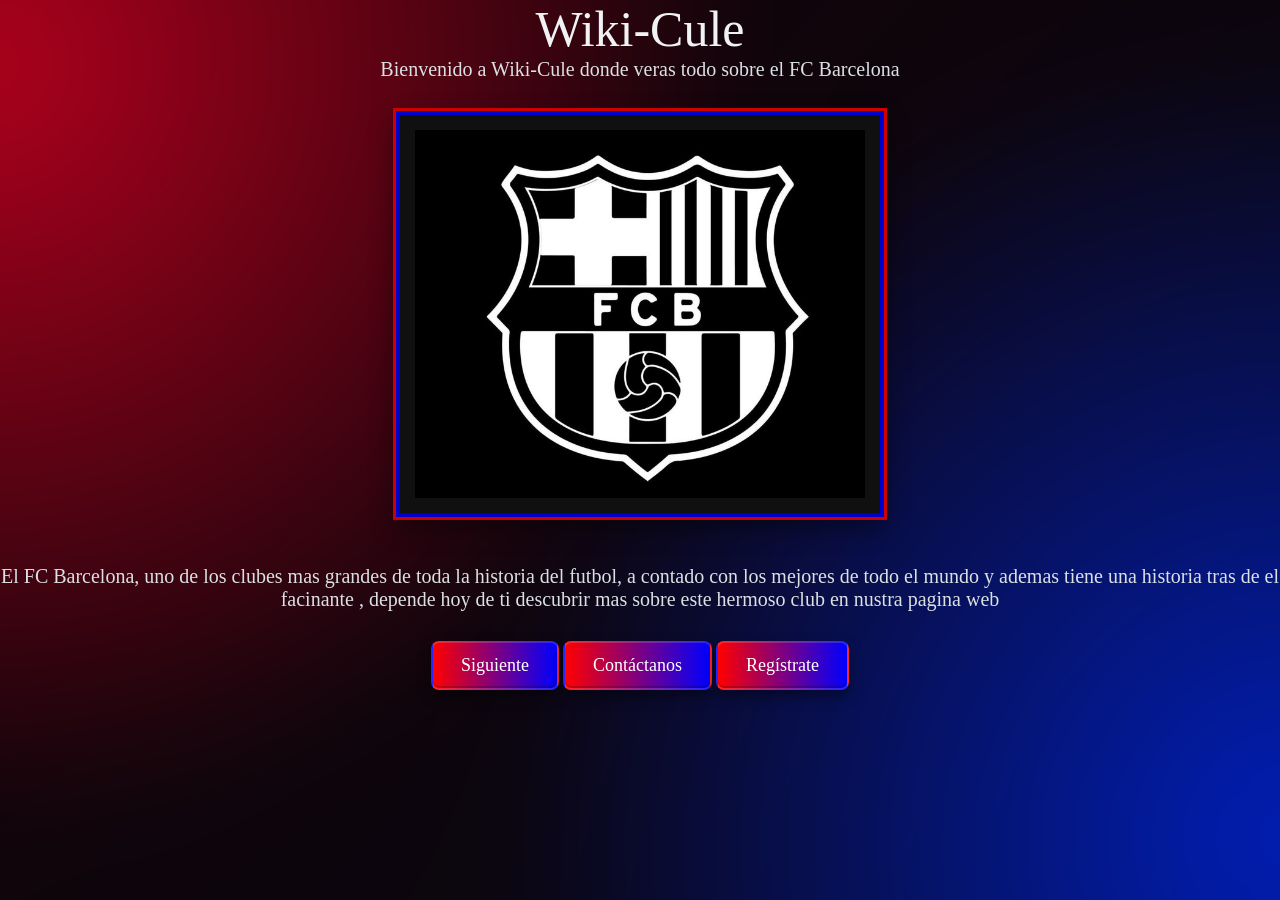
<file: DIM/index.html>
<!DOCTYPE html> 
<html lang="en">
<head> 
<meta charset="UTF-8"> 
<meta name="viewport" content="width=initial-scale=1.0">
<title>Document</title>
<link rel="stylesheet" href="style.css?v=1.0"> 
</head> 
<body class="inicio-page">
<center> 
<div class="textoa">Wiki-Cule</div> 
<p class="inicio-bienvenida" id="inicio-bienvenida" hidden></p>
</center>
<center> 
<div class="textob">Bienvenido a Wiki-Cule donde veras todo sobre el FC Barcelona</div>
</center> 
<div class="contenedor-imagen posicion-centro"> 
<img src="./imagenes/barca2.jpg" alt="imagen escudo del FC barcelona" class="imagen-decorada" > </div>
<br> 
<center> 
<div class="textoc"> El FC Barcelona, uno de los clubes mas grandes de toda la historia del futbol, a contado con los mejores de todo el mundo y ademas tiene una historia tras de el facinante , depende hoy de ti descubrir mas sobre este hermoso club en nustra pagina web</div> 
</center> 
<div class="boton-centro">
	<a class="btn btn-siguiente" href="pagina2.html">Siguiente</a>
  <a class="btn btn-siguiente" href="contactanos.html">Contáctanos</a>
  <a class="btn btn-siguiente" href="registrate.html">Regístrate</a>
</div>
<script>
  document.addEventListener('DOMContentLoaded', function () {
    const nombre = localStorage.getItem('wikiCuleNombre');
    const bienvenida = document.getElementById('inicio-bienvenida');
    if (nombre && bienvenida) {
      bienvenida.textContent = 'Bienvenido, ' + nombre;
      bienvenida.hidden = false;
    }

    function goTo(url) {
      window.location.href = url;
    }

    document.querySelectorAll('a[href]').forEach(function (link) {
      link.addEventListener('click', function (event) {
        const href = this.getAttribute('href');
        if (!href || href.startsWith('#') || this.target === '_blank') return;
        event.preventDefault();
        goTo(href);
      });
    });

  });
</script>
<script src="lightbox.js"></script>
</body>
</html>
</file>
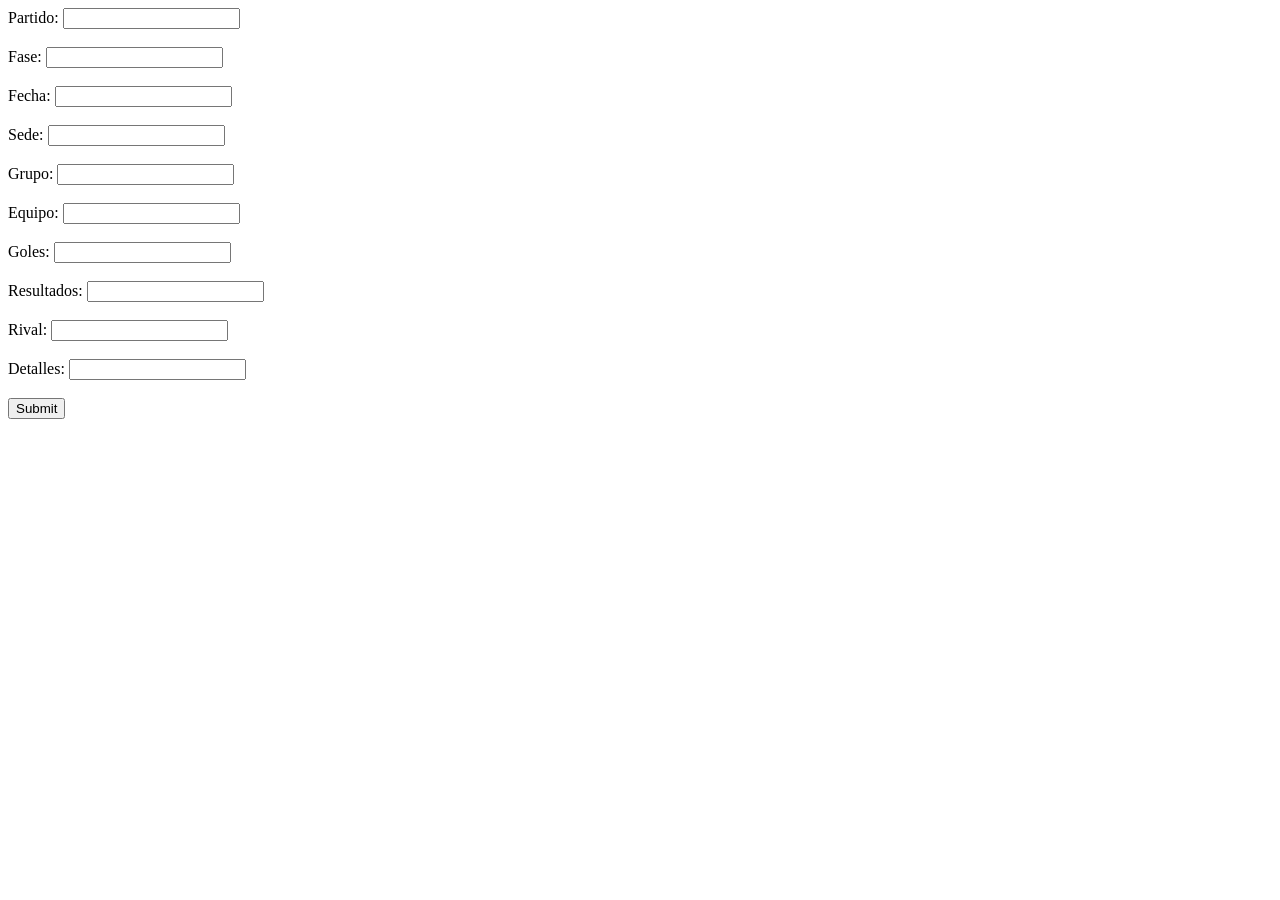
<file: conexion_10/formulario.html>
<!DOCTYPE html>
<html lang="en">
<head>
    <meta charset="UTF-8">
    <meta name="viewport" content="width=device-width, initial-scale=1.0">
    <title>Document</title>
</head>
<body>
      <form method="post" action="for.php">


<label for="partido">

<span>Partido:</span>

<input type="text"id="partido" name="partido">

</label>
<br>
<br>

<label for="fase">

<span>Fase:</span>

<input type="text"id="fase"name="fase">

</label>

<br>
<br>

<label for="fecha">

<span>Fecha:</span>

<input type="text" id="fecha" name="fecha">

</label>

<br>
<br>

<label for="sede">

<span>Sede:</span>

<input type="text" id="sede" name="sede">

</label>

</label>

<br>
<br>

<label for="grupo">

<span>Grupo:</span>

<input type="text" id="grupo" name="grupo">

</label>

<br>
<br>

<label for="equipo">

<span>Equipo:</span>

<input type="text" id="equipo" name="equipo">

</label>

<br>
<br>

<label for="goles">

<span>Goles:</span>

<input type="number" id="goles" name="goles">

</label>

<br>
<br>

<label for="resultados">

<span>Resultados:</span>

<input type="text" id="resultados" name="resultados">

</label>

<br>
<br>

<label for="rival">

<span>Rival:</span>

<input type="text" id="rival" name="rival">

</label>

<br>
<br>

<label for="detalles">

<span>Detalles:</span>

<input type="text" id="detalles" name="detalles">

</label>

<br>
<br>

<input type="submit">

    </form>
</body>
</html>
</file>
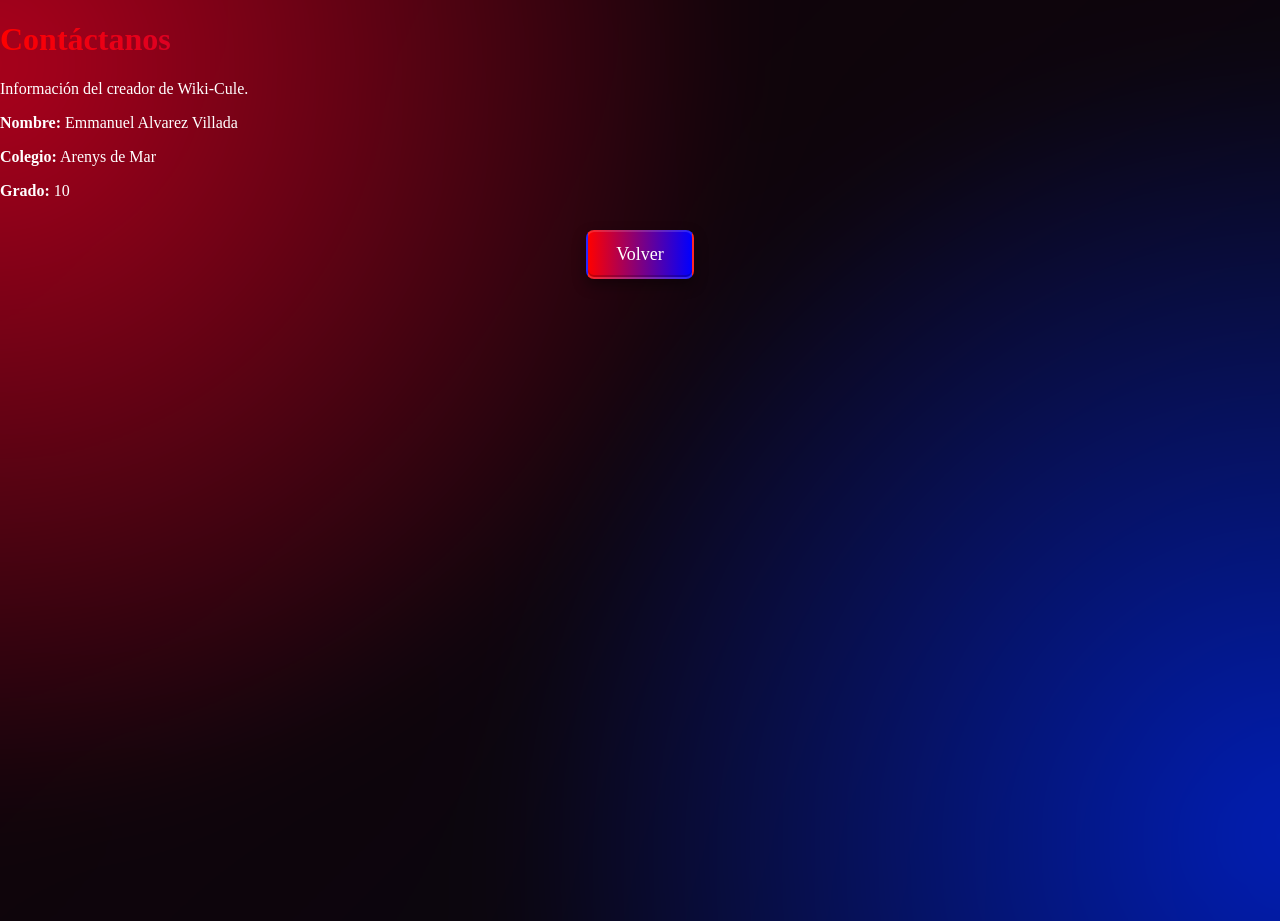
<file: DIM/contactanos.html>
<!DOCTYPE html>
<html lang="es">
<head>
  <meta charset="UTF-8">
  <meta name="viewport" content="width=device-width, initial-scale=1.0">
  <title>Contáctanos - Wiki-Cule</title>
  <link rel="stylesheet" href="style.css?v=1.0">
</head>
<body class="contactanos-page">
  <main class="contactanos-container">
    <header class="contactanos-header">
      <h1 class="gradient-title">Contáctanos</h1>
      <p>Información del creador de Wiki-Cule.</p>
    </header>

    <section class="contactanos-card">
      <p><strong>Nombre:</strong> Emmanuel Alvarez Villada</p>
      <p><strong>Colegio:</strong> Arenys de Mar</p>
      <p><strong>Grado:</strong> 10</p>
    </section>

    <div class="boton-centro">
      <a class="btn btn-siguiente" href="pagina2.html">Volver</a>
    </div>
  </main>
</body>
</html>
</file>
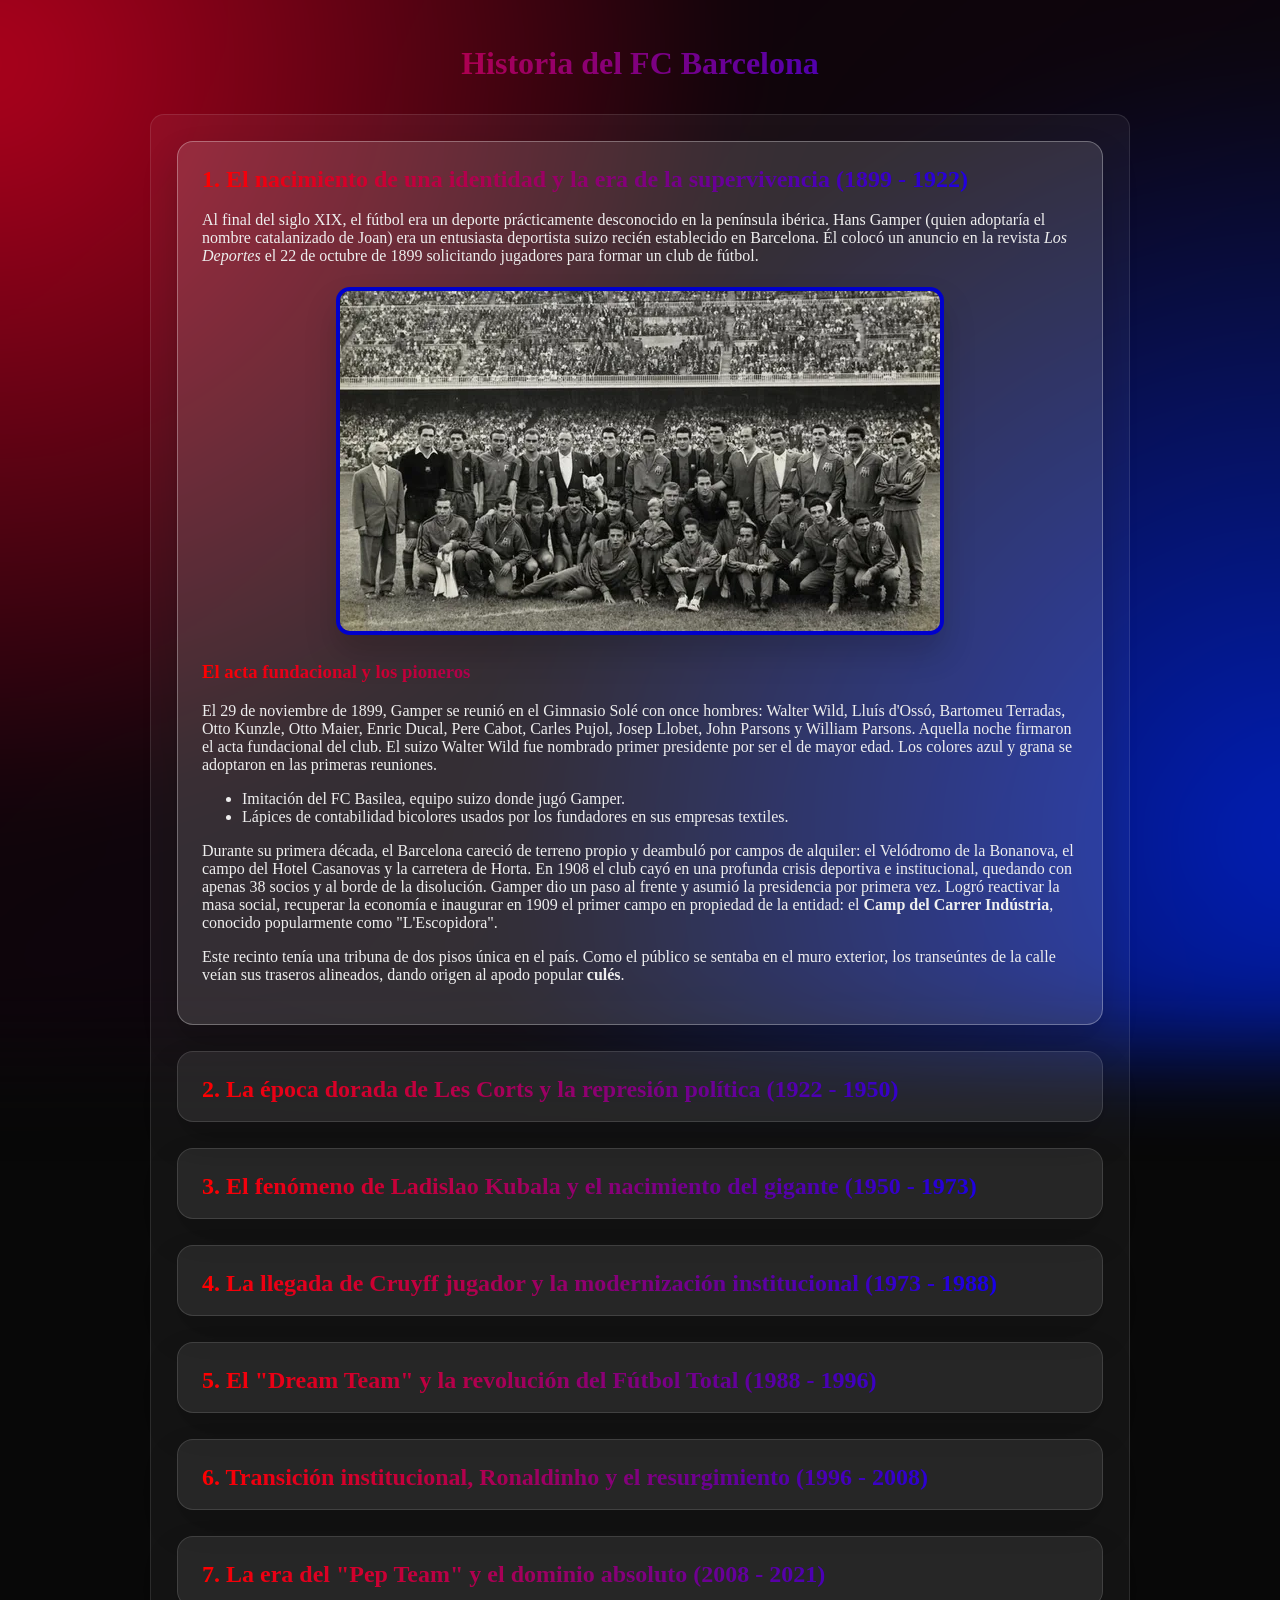
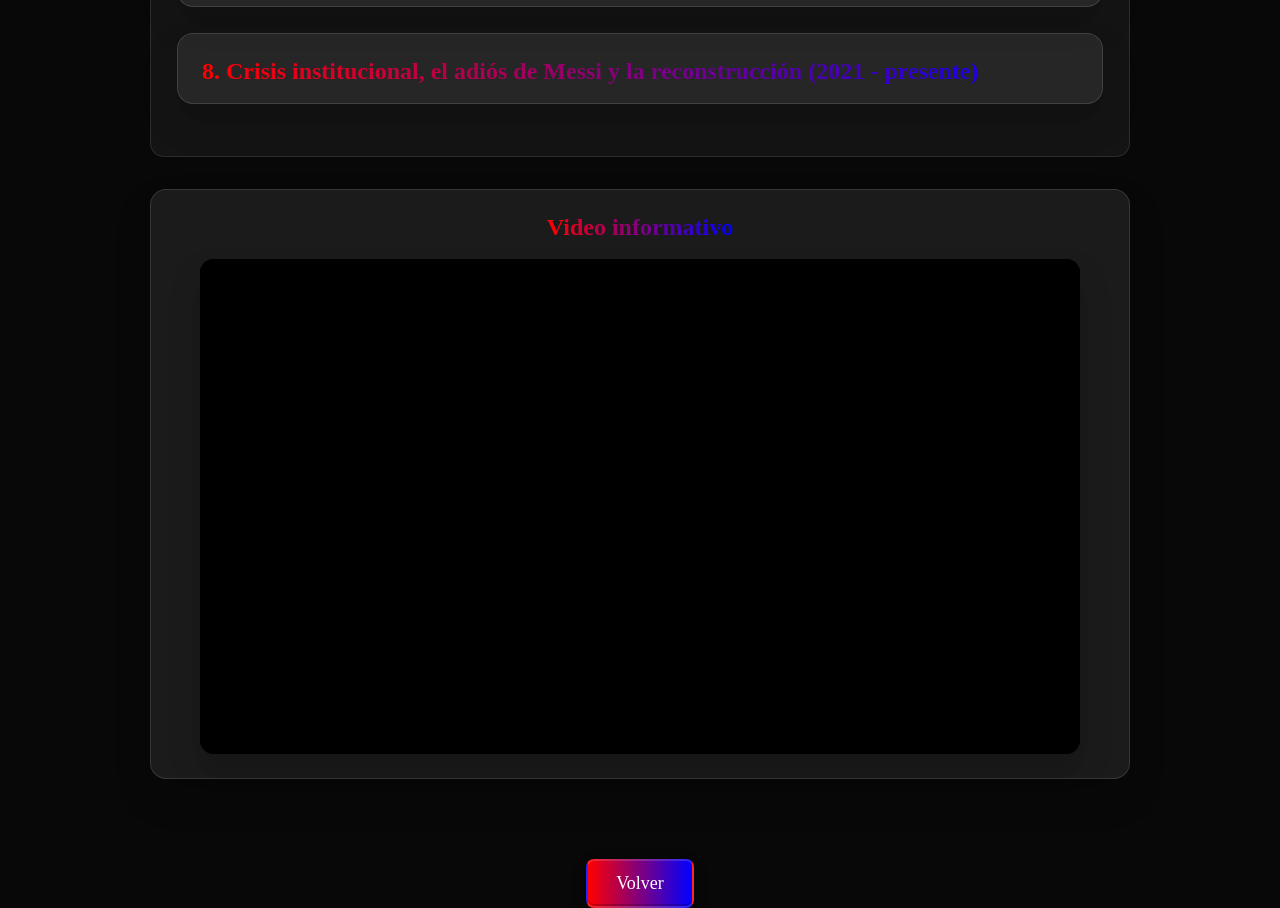
<file: DIM/historia.html>
<!DOCTYPE html>
<html lang="es">
<head>
  <meta charset="UTF-8">
  <meta name="viewport" content="width=device-width, initial-scale=1.0">
  <title>Historia del FC Barcelona</title>
  <link rel="stylesheet" href="style.css?v=1.0">
</head>
<body>
  <main class="container" style="padding: 24px; max-width: 980px; margin: auto;">
    <header style="text-align:center; margin-bottom: 32px;">
          <h1 class="gradient-title">Historia del FC Barcelona</h1>
    </header>

    <article class="historia-article">
      <section class="historia-card">
        <h2 class="gradient-title">1. El nacimiento de una identidad y la era de la supervivencia (1899 - 1922)</h2>
        <p>Al final del siglo XIX, el fútbol era un deporte prácticamente desconocido en la península ibérica. Hans Gamper (quien adoptaría el nombre catalanizado de Joan) era un entusiasta deportista suizo recién establecido en Barcelona. Él colocó un anuncio en la revista <em>Los Deportes</em> el 22 de octubre de 1899 solicitando jugadores para formar un club de fútbol.</p>
        <div class="historia-image">
          <img src="imagenes/his1.webp" alt="Primeros fundadores del FC Barcelona" />
        </div>
        <h3 class="gradient-title">El acta fundacional y los pioneros</h3>
        <p>El 29 de noviembre de 1899, Gamper se reunió en el Gimnasio Solé con once hombres: Walter Wild, Lluís d'Ossó, Bartomeu Terradas, Otto Kunzle, Otto Maier, Enric Ducal, Pere Cabot, Carles Pujol, Josep Llobet, John Parsons y William Parsons. Aquella noche firmaron el acta fundacional del club. El suizo Walter Wild fue nombrado primer presidente por ser el de mayor edad. Los colores azul y grana se adoptaron en las primeras reuniones.</p>
        <ul>
          <li>Imitación del FC Basilea, equipo suizo donde jugó Gamper.</li>
          <li>Lápices de contabilidad bicolores usados por los fundadores en sus empresas textiles.</li>
        </ul>
        <p>Durante su primera década, el Barcelona careció de terreno propio y deambuló por campos de alquiler: el Velódromo de la Bonanova, el campo del Hotel Casanovas y la carretera de Horta. En 1908 el club cayó en una profunda crisis deportiva e institucional, quedando con apenas 38 socios y al borde de la disolución. Gamper dio un paso al frente y asumió la presidencia por primera vez. Logró reactivar la masa social, recuperar la economía e inaugurar en 1909 el primer campo en propiedad de la entidad: el <strong>Camp del Carrer Indústria</strong>, conocido popularmente como "L'Escopidora".</p>
        <p>Este recinto tenía una tribuna de dos pisos única en el país. Como el público se sentaba en el muro exterior, los transeúntes de la calle veían sus traseros alineados, dando origen al apodo popular <strong>culés</strong>.</p>
      </section>
      <section class="historia-card">
        <h2 class="gradient-title">2. La época dorada de Les Corts y la represión política (1922 - 1950)</h2>
        <p>La masa social creció exponencialmente, obligando al club a dar un salto arquitectónico masivo.</p>
        <h3 class="gradient-title">La inauguración de Les Corts y los primeros ídolos</h3>
        <p>El 20 de mayo de 1922 se inauguró el <strong>Campo de Les Corts</strong>, apodado "la catedral del fútbol", con una capacidad inicial para 30,000 espectadores. Bajo el mando técnico del inglés Jack Greenwell, el club vivió su primera edad de oro. Emergió una plantilla legendaria: el guardameta <strong>Ricardo Zamora</strong>, el carismático centrocampista <strong>Josep Samitier</strong> y el hispano-filipino <strong>Paulino Alcántara</strong>, quien anotó 395 goles en 399 partidos. Barcelona se proclamó campeón de la primera edición de la Liga española en la temporada 1928-1929.</p>
        <div class="historia-image">
          <img src="imagenes/his3.jpg" alt="Campo de Les Corts y la época dorada del FC Barcelona" />
        </div>
        <p><strong>Cronología de estadios históricos:</strong> Carrer Indústria (1909-1922) ➔ Les Corts (1922-1957) ➔ Camp Nou (1957-Presente)</p>
        <h3 class="gradient-title">Persecución, guerra y censura</h3>
        <p>En junio de 1925, bajo la dictadura de Primo de Rivera, los aficionados de Les Corts abuchearon la marcha real española. El régimen clausuró el estadio por seis meses y forzó la dimisión de Joan Gamper. Sumido en una profunda depresión y ahogado por problemas económicos tras el crac del 29, Gamper se suicidó el 30 de julio de 1930.</p>
        <p>Durante la Guerra Civil (1936-1939), el club sufrió golpes devastadores. En agosto de 1936, el presidente del club y diputado republicano, <strong>Josep Suñol</strong>, fue fusilado por las tropas franquistas en la sierra de Guadarrama. En 1938, un bombardeo de la aviación fascista italiana destruyó la sede social del club. Con la instauración del régimen franquista en 1939, el nuevo gobierno intervino la institución:</p>
        <ul>
          <li>Se forzó la castellanización del nombre a <em>Club de Fútbol Barcelona</em>.</li>
          <li>Se obligó a suprimir las cuatro barras de la bandera catalana de su escudo oficial.</li>
          <li>Se impusieron presidentes designados por las autoridades deportivas gubernamentales.</li>
        </ul>
        <p>A pesar de la opresión, el equipo se reconstruyó lentamente en la década de 1940, conquistando las ligas de 1945, 1948 y 1949 gracias a figuras como <strong>César Rodríguez</strong> y <strong>Mariano Martín</strong>.</p>
      </section>

      </section>
      <section class="historia-card">
        <h2 class="gradient-title">3. El fenómeno de Ladislao Kubala y el nacimiento del gigante (1950 - 1973)</h2>
        <p>En 1950, el cazatalentos Josep Samitier logró el fichaje de un prófugo de los regímenes comunistas de Europa del Este: el húngaro <strong>Ladislao Kubala</strong>.</p>
        <div class="historia-image">
          <img src="imagenes/his9.jpg" alt="Ladislao Kubala y la época dorada del FC Barcelona" />
        </div>
        <h3 class="gradient-title">El Barça de las Cinco Copas</h3>
        <p>Kubala poseía unas condiciones físicas y técnicas inéditas para la época: protección de balón, regate en seco, disparo potente y maestría en el cobro de faltas con rosca. En la temporada 1951-1952, bajo la dirección del técnico Fernando Daucík, el Barcelona firmó un año perfecto al conquistar cinco títulos en un solo curso: la Liga, la Copa del Generalísimo, la Copa Latina, la Copa Eva Duarte y la Copa Martini & Rossi.</p>
        <p>El equipo, con astros como <strong>Antoni Ramallets</strong>, <strong>Estanislau Basora</strong> y <strong>Joan Segarra</strong>, se convirtió en un mito popular celebrado en canciones por artistas como Joan Manuel Serrat.</p>
        <h3 class="gradient-title">El Camp Nou y la crisis financiera de los sesenta</h3>
        <p>El fervor popular desbordó la capacidad de Les Corts. La directiva liderada por Francesc Miró-Sans ordenó la construcción de un nuevo estadio. El <strong>Camp Nou</strong> fue inaugurado el 24 de septiembre de 1957 con cerca de 90,000 localidades. El coste real de la obra cuadruplicó el presupuesto inicial, sumiendo al club en una asfixiante deuda económica que duraría más de una década.</p>
        <p>Para paliar la crisis, el club vendió a su estrella emergente <strong>Luis Suárez</strong> al Inter de Milán en 1961. Ese mismo año, el Barça sufrió la dolorosa derrota en la final de la Copa de Europa en Berna frente al Benfica (3-2). En aquel partido, los delanteros azulgranas estrellaron cuatro balones en unos postes cuadrados; la FIFA cambió la reglamentación internacional adoptando postes redondos. Los años sesenta se convirtieron en una época de sequía liguera, donde el club se refugió en la conquista de Copas del Generalísimo (1963, 1968) y Copas de Ferias (1958, 1960, 1966).</p>
      </section>
      <section class="historia-card">
        <h2 class="gradient-title">4. La llegada de Cruyff jugador y la modernización institucional (1973 - 1988)</h2>
        <p>En el verano de 1973, el Barcelona contrató a <strong>Johan Cruyff</strong>, estrella del Ajax y capitán de los Países Bajos, rompiendo los récords de traspasos de la época.</p>
        <div class="historia-image">
          <img src="imagenes/his4.jpg" alt="Johan Cruyff y la llegada del Barcelona moderno" />
        </div>
        <h3 class="gradient-title">La Liga de 1974 y la transición democrática</h3>
        <p>Cruyff transformó radicalmente la mentalidad del club, inyectando un espíritu ganador y un juego dinámico de ataque. En su primera temporada (1973-1974), el Barcelona protagonizó una remontada histórica en la clasificación liguera. El equipo se coronó campeón de liga tras catorce años de frustraciones.</p>
        <p>Con la muerte de Franco y la transición democrática, el club recuperó oficialmente su denominación fundacional <em>Fútbol Club Barcelona</em> y restauró las cuatro barras originales de su escudo. En 1978 se celebraron las primeras elecciones democráticas a la presidencia, resultando ganador el empresario <strong>Josep Lluís Núñez</strong>, quien inició el mandato presidencial más largo en la historia del club (1978-2000).</p>
        <h3 class="gradient-title">El nacimiento de La Masia</h3>
        <p>En octubre de 1979, Núñez inauguró <strong>La Masia de Can Planes</strong>, transformando una antigua residencia de labranza en un hogar-residencia para jóvenes futbolistas. Esta decisión cimentó el futuro deportivo de la institución y unificó criterios de entrenamiento desde la base hasta el primer equipo.</p>
        <p>Durante los años ochenta llegaron figuras como <strong>Diego Armando Maradona</strong> (1982) y <strong>Bernd Schuster</strong>, pero lesiones y conflictos limitaron el palmarés a una sola Liga (1984-1985) bajo la dirección de Terry Venables.</p>
      </section>

      </section>
      <section class="historia-card">
        <h2 class="gradient-title">5. El "Dream Team" y la revolución del Fútbol Total (1988 - 1996)</h2>
        <p>En 1988, tras la grave crisis interna del "Motín del Hesperia", Johan Cruyff regresó como entrenador y desató una revolución integral.</p>
        <div class="historia-image">
          <img src="imagenes/his5.jpg" alt="Dream Team del FC Barcelona" />
        </div>
        <h3 class="gradient-title">Filosofía táctica y hegemonía nacional</h3>
        <p>Cruyff desterró el fútbol físico y defensivo predominante en España e implantó el sistema del "fútbol total". Rompió los esquemas tradicionales usando un 3-4-3, priorizando la posesión, presión alta y salida limpia desde el portero. Colocó a Pep Guardiola como el eje organizador del centro del campo.</p>
        <p>El equipo fue bautizado como el <strong>Dream Team</strong> y contaba con figuras como <strong>Hristo Stoichkov</strong>, <strong>Ronald Koeman</strong>, <strong>Michael Laudrup</strong> y <strong>Romário</strong>. El Barça conquistó cuatro ligas consecutivas entre 1991 y 1994.</p>
        <h3 class="gradient-title">La gloria eterna de Wembley</h3>
        <p>El 20 de mayo de 1992, en Wembley, el Barcelona venció a la Sampdoria en la final de la Copa de Europa. Un gol de Ronald Koeman en el minuto 112 certificó la primera Copa de Europa del club, rompiendo un maleficio histórico.</p>
      </section>
      <section class="historia-card">
        <h2 class="gradient-title">6. Transición institucional, Ronaldinho y el resurgimiento (1996 - 2008)</h2>
        <p>Tras Cruyff, el club vivió años de transición con Bobby Robson y Louis van Gaal. El año 2000 trajo la crisis institucional de la marcha de Luis Figo y la dimisión del presidente Josep Lluís Núñez.</p>
        <p>Joan Gaspart (2000-2003) hundió al club financieramente. En 2003 fue elegido <strong>Joan Laporta</strong>, quien fichó a Frank Rijkaard y a Ronaldinho Gaúcho.</p>
        <div class="historia-image">
          <img src="imagenes/his6.jpg" alt="Ronaldinho y la resurrección del FC Barcelona" />
        </div>
        <h3 class="gradient-title">El efecto Ronaldinho y la corona de París</h3>
        <p>Ronaldinho devolvió la magia al Camp Nou. Con Eto'o, Deco, Márquez y Puyol, el Barcelona ganó las ligas de 2005 y 2006 y conquistó la Champions de 2006 en París, venciendo al Arsenal 2-1.</p>
      </section>
      <section class="historia-card">
        <h2 class="gradient-title">7. La era del "Pep Team" y el dominio absoluto (2008 - 2021)</h2>
        <p>En 2008 Josep Laporta nombró entrenador a Pep Guardiola. Este modernizó al club con un estilo asociativo radical, basado en la posesión y el juego de toque.</p>
        <div class="historia-image">
          <img src="imagenes/his7.jpg" alt="Pep Guardiola y el Pep Team del FC Barcelona" />
        </div>
        <h3 class="gradient-title">El Sextete perfecto (2009)</h3>
        <p>Guardiola limpió el vestuario y situó a Lionel Messi como líder. El Barcelona ganó Liga, Copa del Rey, Champions, Supercopa de España, Supercopa de Europa y Mundial de Clubes en 2009, logrando el Sextete.</p>
        <h3 class="gradient-title">El podio del Balón de Oro 2010</h3>
        <p>En 2010 los tres finalistas del Balón de Oro fueron canteranos del club: Messi, Iniesta y Xavi. Fue un hito inédito para cualquier cantera futbolística.</p>
        <h3 class="gradient-title">El segundo triplete (2015)</h3>
        <p>Con Luis Enrique y la MSN (Messi, Suárez, Neymar), el Barcelona ganó el segundo triplete en 2015, incluyendo la Champions ante la Juventus en Berlín.</p>
      </section>
      <section class="historia-card">
        <h2 class="gradient-title">8. Crisis institucional, el adiós de Messi y la reconstrucción (2021 - presente)</h2>
        <p>La gestión de Bartomeu llevó al club a una crisis económica y deportiva. En 2021 Joan Laporta regresó como presidente, pero la deuda y los límites salariales impidieron la continuidad de Messi.</p>
        <div class="historia-image">
          <img src="imagenes/his8.jpg" alt="Messi y la nueva etapa del FC Barcelona" />
        </div>
        <p>El 5 de agosto de 2021 Messi abandonó el club tras 21 años, 778 partidos y 672 goles. El Barcelona inició una etapa de reconstrucción con un nuevo proyecto deportivo y el plan arquitectónico <strong>Espai Barça</strong>.</p>
      </section>

    </article>

    <section class="historia-card" style="margin-top: 32px; display: flex; flex-direction: column; align-items: center;">
      <h2 class="gradient-title" style="text-align: center; margin-bottom: 18px;">Video informativo</h2>
      <div class="video-wrapper" style="width: min(100%, 880px); margin: 0 auto;">
        <div style="position: relative; width: 100%; padding-top: 56.25%; border-radius: 14px; overflow: hidden; box-shadow: 0 18px 32px rgba(0,0,0,0.18); background: #000;">
          <iframe
            src="https://www.youtube.com/embed/yGE1UmW5_5g?rel=0&modestbranding=1&playsinline=1"
            title="La INCREIBLE Historia del FC BARCELONA"
            allow="accelerometer; autoplay; clipboard-write; encrypted-media; gyroscope; picture-in-picture; web-share"
            allowfullscreen
            referrerpolicy="strict-origin-when-cross-origin"
            style="position: absolute; inset: 0; width: 100%; height: 100%; border: 0; background: #000;"
          ></iframe>
        </div>
      </div>
    </section>
  </main>
  <div class="boton-centro">
    <a class="btn btn-siguiente" href="pagina2.html">Volver</a>
  </div>
<script>
  document.addEventListener('DOMContentLoaded', function () {
    const body = document.body;
    const historiaCards = document.querySelectorAll('.historia-article > .historia-card');

    historiaCards.forEach(function (card, index) {
      const title = card.querySelector('h2');
      if (!title) return;

      title.setAttribute('role', 'button');
      title.setAttribute('tabindex', '0');
      title.setAttribute('aria-expanded', index === 0 ? 'true' : 'false');
      card.classList.toggle('is-open', index === 0);

      function toggleCard() {
        const willOpen = !card.classList.contains('is-open');
        historiaCards.forEach(function (otherCard) {
          otherCard.classList.remove('is-open');
          const otherTitle = otherCard.querySelector('h2');
          if (otherTitle) otherTitle.setAttribute('aria-expanded', 'false');
        });
        card.classList.toggle('is-open', willOpen);
        title.setAttribute('aria-expanded', String(willOpen));
      }

      title.addEventListener('click', toggleCard);
      title.addEventListener('keydown', function (event) {
        if (event.key === 'Enter' || event.key === ' ') {
          event.preventDefault();
          toggleCard();
        }
      });
    });

  });
</script>
  <script src="lightbox.js"></script>
</body>
</html>
</file>
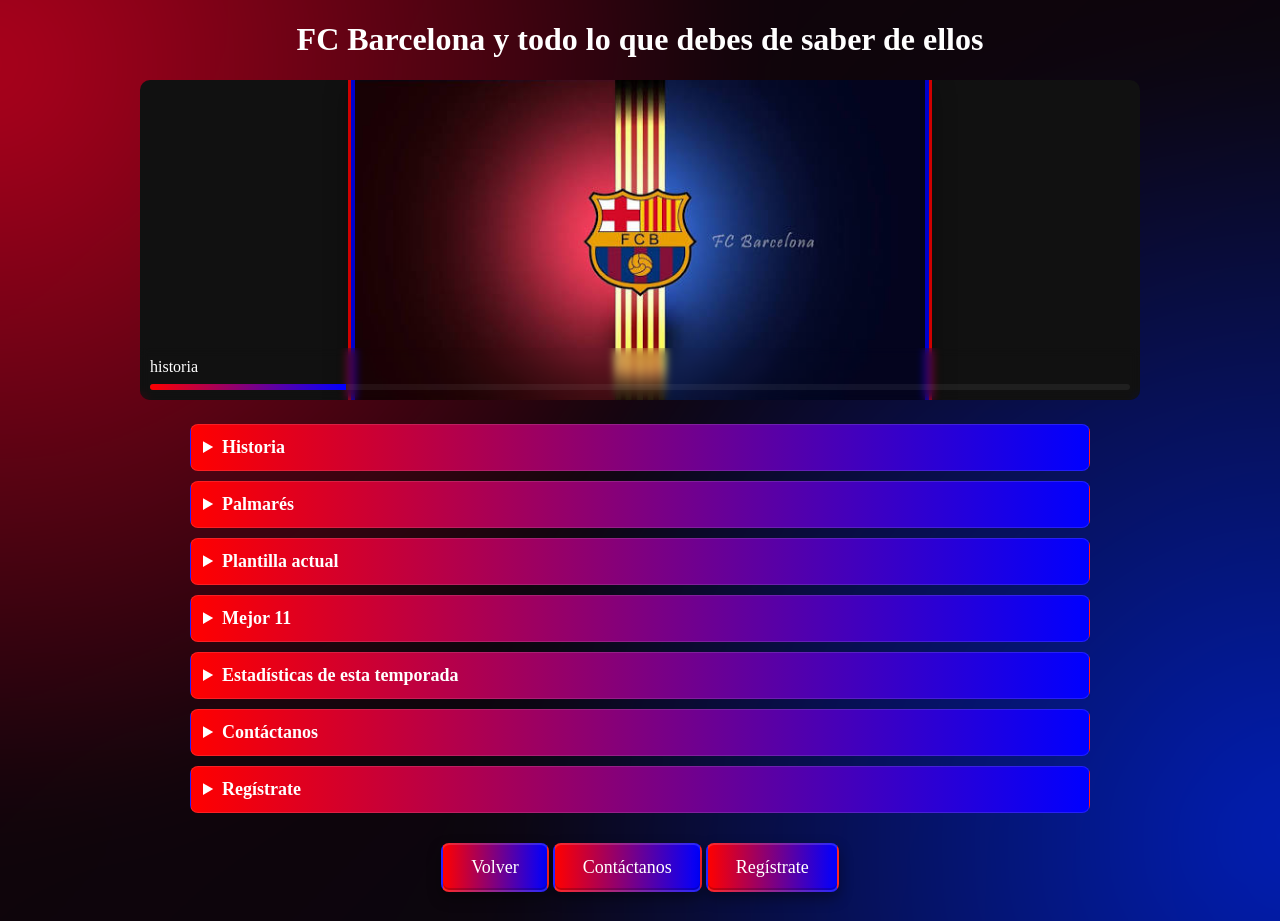
<file: DIM/pagina2.html>
<!DOCTYPE html>
<html lang="es">
<head>
        <meta charset="UTF-8">
        <meta name="viewport" content="width=device-width, initial-scale=1.0">
        <title>FC Barcelona — Información</title>
        <link rel="stylesheet" href="style.css?v=1.0">
        <meta name="robots" content="noindex">
</head>
<body>
    <main class="container">
                <header>
                        <h1 style="text-align:center;">FC Barcelona y todo lo que debes de saber de ellos</h1>
                </header>

                <!-- Cinemática: muestra una imagen por cada sección -->
                <section class="cinematica" aria-label="Cinemática">
                    <div class="cinema-frame">
                        <img id="cinema-img" src="" alt="Imagen cinemática" />
                        <div class="cinema-overlay">
                            <div id="cinema-caption"></div>
                            <div class="cinema-progress"><span id="cinema-bar"></span></div>
                        </div>
                    </div>

                    <!-- Panel de asignación eliminado por petición del usuario -->
                </section>

        <section class="accordion">
            <!-- Lista de secciones: historia, palmares, plantilla, mejor11, mejor tecnico, estadisticas -->
            <details id="historia">
                <summary>Historia</summary>
                <div class="display" id="display-historia"></div>
                <textarea id="input-historia" placeholder="Escribe la historia aquí..."></textarea>
                <div class="controls">
                    <button class="save-btn" data-key="historia">Guardar</button>
                    <button class="reset-btn" data-key="historia">Restablecer</button>
                </div>
            </details>

            <details id="palmares">
                <summary>Palmarés</summary>
                <div class="display" id="display-palmares"></div>
                <textarea id="input-palmares" placeholder="Lista de títulos, temporadas, etc."></textarea>
                <div class="controls">
                    <button class="save-btn" data-key="palmares">Guardar</button>
                    <button class="reset-btn" data-key="palmares">Restablecer</button>
                </div>
            </details>

            <details id="plantilla">
                <summary>Plantilla actual</summary>
                <div class="display" id="display-plantilla"></div>
                <textarea id="input-plantilla" placeholder="Nombres, dorsal, posición..."></textarea>
                <div class="controls">
                    <button class="save-btn" data-key="plantilla">Guardar</button>
                    <button class="reset-btn" data-key="plantilla">Restablecer</button>
                </div>
            </details>

            <details id="mejor11">
                <summary>Mejor 11</summary>
                <div class="display" id="display-mejor11"></div>
                <textarea id="input-mejor11" placeholder="Tu mejor 11 histórico..."></textarea>
                <div class="controls">
                    <button class="save-btn" data-key="mejor11">Guardar</button>
                    <button class="reset-btn" data-key="mejor11">Restablecer</button>
                </div>
            </details>

            <details id="estadisticas">
                <summary>Estadísticas de esta temporada</summary>
                <div class="display" id="display-estadisticas"></div>
                <textarea id="input-estadisticas" placeholder="Estadísticas históricas, récords, etc."></textarea>
                <div class="controls">
                    <button class="save-btn" data-key="estadisticas">Guardar</button>
                    <button class="reset-btn" data-key="estadisticas">Restablecer</button>
                </div>
            </details>

            <details id="contactanos">
                <summary>Contáctanos</summary>
                <div class="display">
                    <p><strong>Nombre:</strong> Emmanuel Alvarez Villada</p>
                    <p><strong>Colegio:</strong> Arenys de Mar</p>
                    <p><strong>Grado:</strong> 10</p>
                    <a class="btn btn-siguiente" href="contactanos.html">Ver página de contacto</a>
                </div>
            </details>

            <details id="registrate">
                <summary>Regístrate</summary>
                <div class="display">
                    <p>Regístrate con tu nombre, apellido, Gmail, teléfono, fecha de nacimiento y edad.</p>
                    <a class="btn btn-siguiente" href="registrate.html">Abrir registro</a>
                </div>
            </details>

        </section>
    </main>
    <div class="boton-centro">
        <a class="btn btn-siguiente" href="index.html">Volver</a>
        <a class="btn btn-siguiente" href="contactanos.html">Contáctanos</a>
        <a class="btn btn-siguiente" href="registrate.html">Regístrate</a>
    </div>

    <script>
        (function(){
            const sections = ['historia','palmares','plantilla','mejor11','estadisticas'];

            // --- Persistir textos por sección (ya existente) ---
            sections.forEach(key => {
                const display = document.getElementById('display-'+key);
                const input = document.getElementById('input-'+key);
                const saveBtn = document.querySelector('.save-btn[data-key="'+key+'"]');
                const resetBtn = document.querySelector('.reset-btn[data-key="'+key+'"]');
                const saved = localStorage.getItem('fc_'+key);
                if(saved && display && input){ display.textContent = saved; input.value = saved; }
                if(saveBtn){ saveBtn.addEventListener('click', function(){ const v = input.value || ''; localStorage.setItem('fc_'+key, v); if(display) display.textContent = v; saveBtn.textContent = 'Guardado'; setTimeout(()=> saveBtn.textContent = 'Guardar',900); }); }
                if(resetBtn){ resetBtn.addEventListener('click', function(){ localStorage.removeItem('fc_'+key); if(input) input.value=''; if(display) display.textContent=''; }); }
            });

            // --- Cinemática: imágenes por sección ---
            const imgStoragePrefix = 'fc_img_';
            // Default mapping: assign historia and palmares to images if not set
            if(!localStorage.getItem(imgStoragePrefix + 'historia')){
                localStorage.setItem(imgStoragePrefix + 'historia', 'imagenes/barca.jpg');
            }
            if(!localStorage.getItem(imgStoragePrefix + 'palmares')){
                localStorage.setItem(imgStoragePrefix + 'palmares', 'imagenes/3.jpg');
            }
            if(!localStorage.getItem(imgStoragePrefix + 'plantilla')){
                localStorage.setItem(imgStoragePrefix + 'plantilla', 'imagenes/4.webp');
            }
            if(!localStorage.getItem(imgStoragePrefix + 'mejor11')){
                localStorage.setItem(imgStoragePrefix + 'mejor11', 'imagenes/11mej.jpg');
            }
            if(!localStorage.getItem(imgStoragePrefix + 'estadisticas')){
                localStorage.setItem(imgStoragePrefix + 'estadisticas', 'imagenes/esta.jpg');
            }

            // Build images list from storage (order = sections)
            function buildCinemaList(){
                const list = [];
                sections.forEach(key => {
                    const p = localStorage.getItem(imgStoragePrefix + key);
                    list.push({ key, src: p || '' });
                });
                return list;
            }

            let cinemaList = buildCinemaList();
            let currentIndex = 0;

            const cinemaImg = document.getElementById('cinema-img');
            const cinemaCaption = document.getElementById('cinema-caption');

            function showAt(i){
                if(!cinemaList.length) return;
                currentIndex = (i + cinemaList.length) % cinemaList.length;
                const item = cinemaList[currentIndex];
                if(item.src){
                    cinemaImg.src = item.src;
                    cinemaImg.style.display = '';
                    cinemaCaption.textContent = item.key;
                } else {
                    cinemaImg.src = '';
                    cinemaImg.style.display = 'none';
                    cinemaCaption.textContent = item.key + ' (sin imagen)';
                }
                updateProgress();
            }

            function updateProgress(){
                const bar = document.getElementById('cinema-bar');
                if(!bar) return;
                const pct = ((currentIndex + 1) / Math.max(1, cinemaList.length)) * 100;
                bar.style.width = pct + '%';
            }

            // (panel de asignación eliminado)

            // inicializar
            cinemaList = buildCinemaList();
            showAt(0);
            setInterval(() => { showAt(currentIndex + 1); }, 3000);

            // Redirigir: si el usuario hace click en la ventanilla 'Historia', abrir historia.html
            const historiaSummary = document.querySelector('#historia > summary');
            if(historiaSummary){
                historiaSummary.addEventListener('click', function(e){
                    e.preventDefault();
                    window.location.href = 'historia.html';
                });
            }

            const palmaresSummary = document.querySelector('#palmares > summary');
            if(palmaresSummary){
                palmaresSummary.addEventListener('click', function(e){
                    e.preventDefault();
                    window.location.href = 'palmares.html';
                });
            }

            const plantillaSummary = document.querySelector('#plantilla > summary');
            if(plantillaSummary){
                plantillaSummary.addEventListener('click', function(e){
                    e.preventDefault();
                    window.location.href = 'plantillaactual.html';
                });
            }

            const mejor11Summary = document.querySelector('#mejor11 > summary');
            if(mejor11Summary){
                mejor11Summary.addEventListener('click', function(e){
                    e.preventDefault();
                    window.location.href = 'imagenes/mejor11.html';
                });
            }

            const estadisticasSummary = document.querySelector('#estadisticas > summary');
            if(estadisticasSummary){
                estadisticasSummary.addEventListener('click', function(e){
                    e.preventDefault();
                    window.location.href = 'imagenes/estadisticas.html';
                });
            }

        })();
    </script>
</body>
</html>
</file>
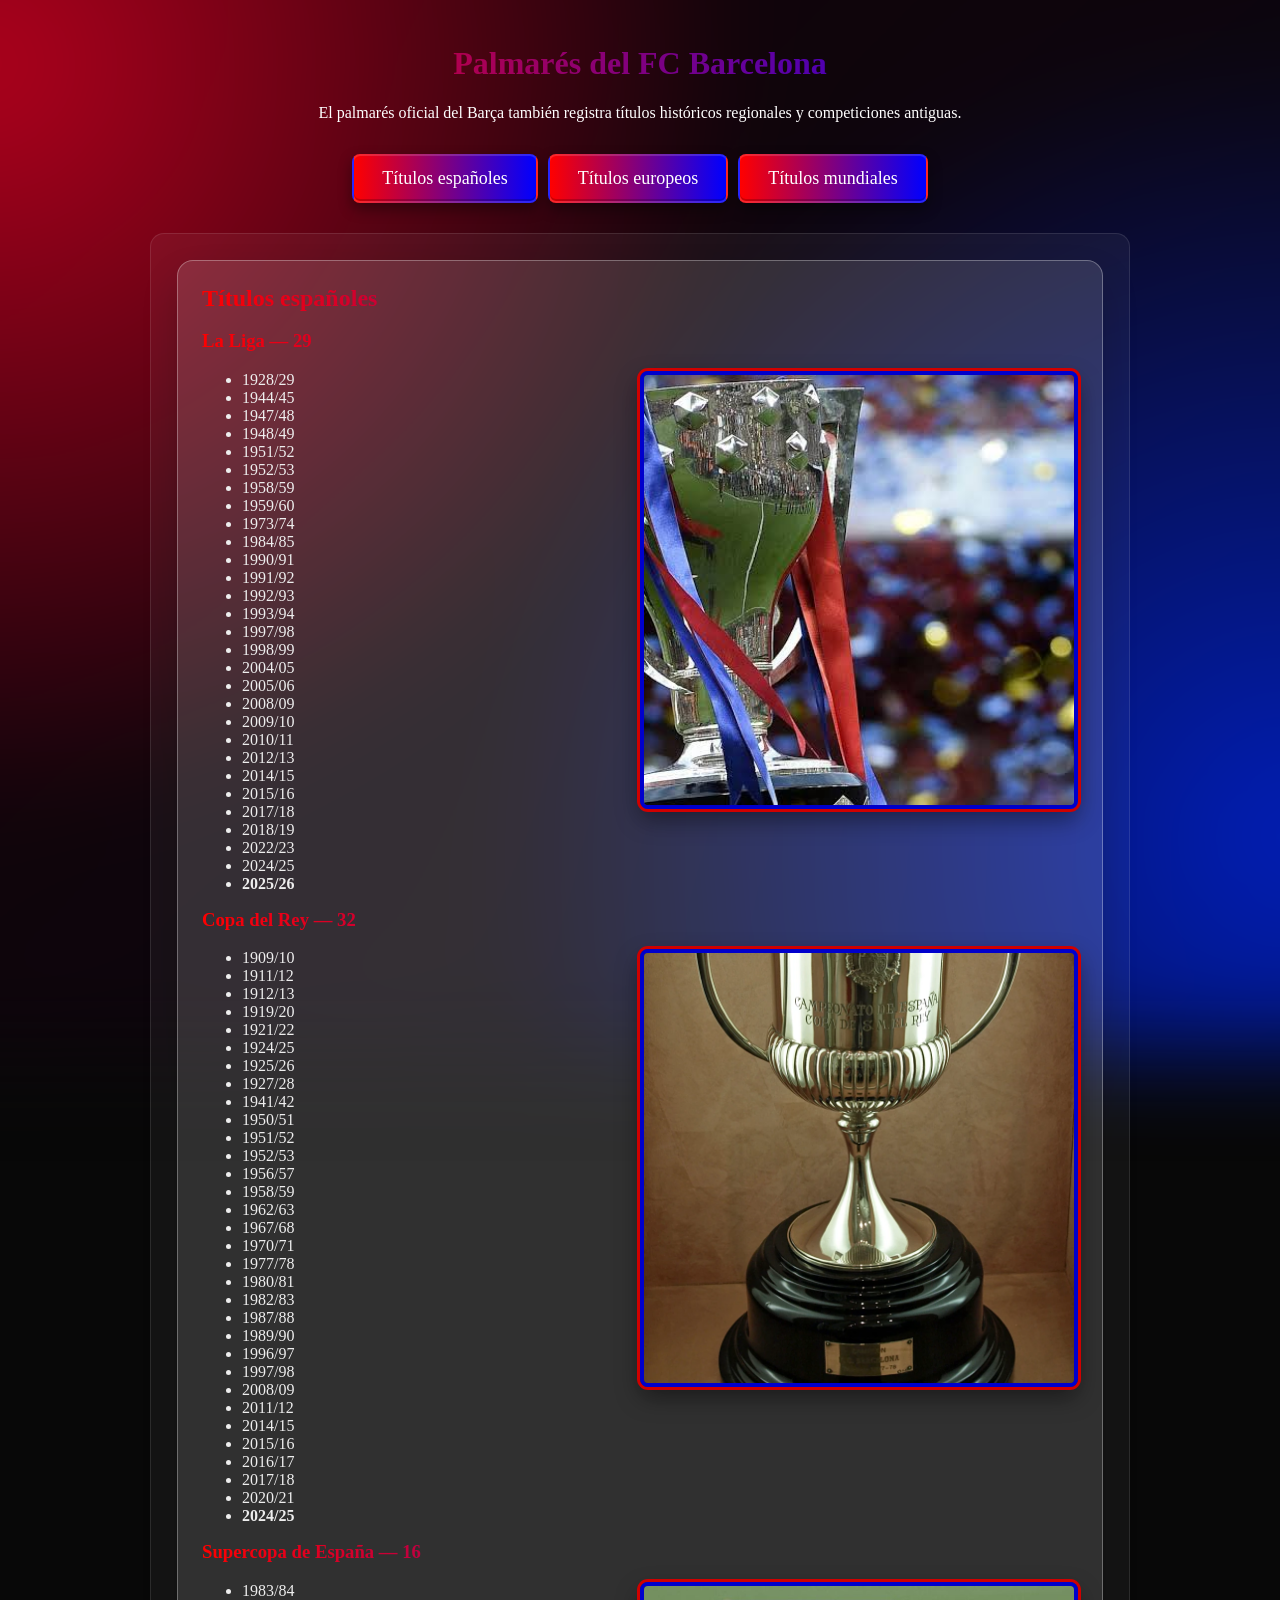
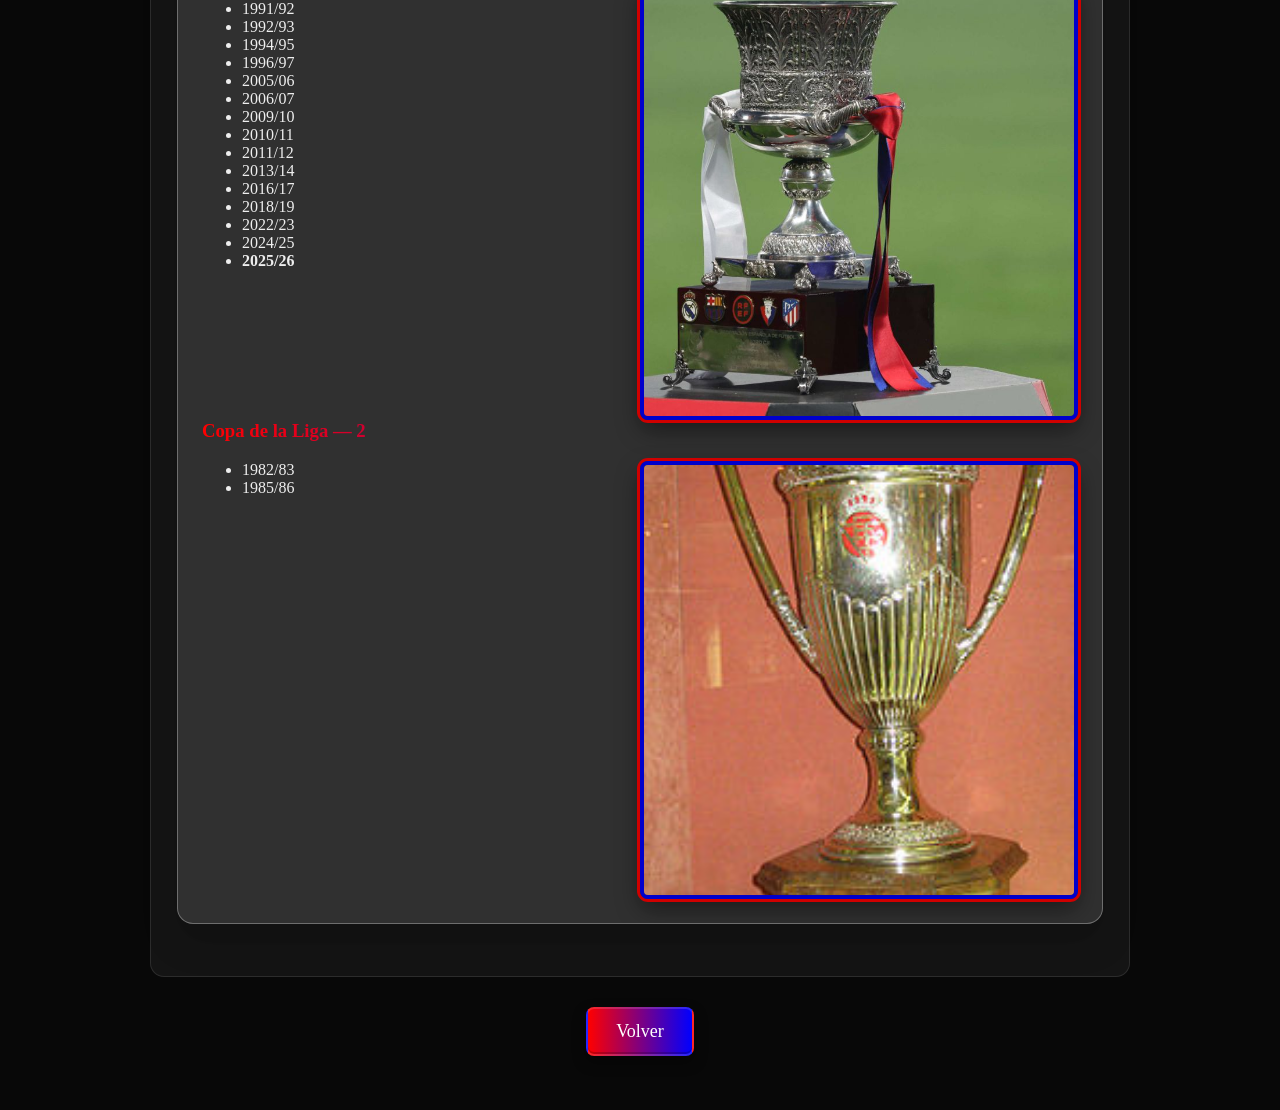
<file: DIM/palmares.html>
<!DOCTYPE html>
<html lang="es">
<head>
	<meta charset="UTF-8">
	<meta name="viewport" content="width=device-width, initial-scale=1.0">
	<title>Palmarés del FC Barcelona</title>
	<link rel="stylesheet" href="style.css?v=1.0">
</head>
<body>
	<main class="container" style="padding: 24px; max-width: 980px; margin: auto;">
		<header style="text-align: center; margin-bottom: 32px;">
			<h1 class="gradient-title">Palmarés del FC Barcelona</h1>
			<p>El palmarés oficial del Barça también registra títulos históricos regionales y competiciones antiguas.</p>
		</header>
		<nav class="boton-centro palmares-controls" aria-label="Secciones del palmarés">
			<button class="btn btn-siguiente palmares-toggle" type="button" data-target="titulos-espanoles" aria-expanded="true">Títulos españoles</button>
			<button class="btn btn-siguiente palmares-toggle" type="button" data-target="titulos-europeos" aria-expanded="false">Títulos europeos</button>
			<button class="btn btn-siguiente palmares-toggle" type="button" data-target="titulos-mundiales" aria-expanded="false">Títulos mundiales</button>
		</nav>

		<article class="historia-article">
			<section class="historia-card palmares-section is-open" id="titulos-espanoles">
				<h2 class="gradient-title">Títulos españoles</h2>

				<h3 class="gradient-title">La Liga — 29</h3>
				<div class="palmares-dates-row">
					<ul>
					<li>1928/29</li>
					<li>1944/45</li>
					<li>1947/48</li>
					<li>1948/49</li>
					<li>1951/52</li>
					<li>1952/53</li>
					<li>1958/59</li>
					<li>1959/60</li>
					<li>1973/74</li>
					<li>1984/85</li>
					<li>1990/91</li>
					<li>1991/92</li>
					<li>1992/93</li>
					<li>1993/94</li>
					<li>1997/98</li>
					<li>1998/99</li>
					<li>2004/05</li>
					<li>2005/06</li>
					<li>2008/09</li>
					<li>2009/10</li>
					<li>2010/11</li>
					<li>2012/13</li>
					<li>2014/15</li>
					<li>2015/16</li>
					<li>2017/18</li>
					<li>2018/19</li>
					<li>2022/23</li>
					<li>2024/25</li>
					<li><strong>2025/26</strong></li>
					</ul>
					<img src="imagenes/laliga.jpg" alt="Trofeo de La Liga">
				</div>

				<h3 class="gradient-title">Copa del Rey — 32</h3>
				<div class="palmares-dates-row">
				<ul>
					<li>1909/10</li>
					<li>1911/12</li>
					<li>1912/13</li>
					<li>1919/20</li>
					<li>1921/22</li>
					<li>1924/25</li>
					<li>1925/26</li>
					<li>1927/28</li>
					<li>1941/42</li>
					<li>1950/51</li>
					<li>1951/52</li>
					<li>1952/53</li>
					<li>1956/57</li>
					<li>1958/59</li>
					<li>1962/63</li>
					<li>1967/68</li>
					<li>1970/71</li>
					<li>1977/78</li>
					<li>1980/81</li>
					<li>1982/83</li>
					<li>1987/88</li>
					<li>1989/90</li>
					<li>1996/97</li>
					<li>1997/98</li>
					<li>2008/09</li>
					<li>2011/12</li>
					<li>2014/15</li>
					<li>2015/16</li>
					<li>2016/17</li>
					<li>2017/18</li>
					<li>2020/21</li>
					<li><strong>2024/25</strong></li>
				</ul>
					<img src="imagenes/rey.webp" alt="Trofeo de la Copa del Rey">
				</div>

				<h3 class="gradient-title">Supercopa de España — 16</h3>
				<div class="palmares-dates-row">
				<ul>
					<li>1983/84</li>
					<li>1991/92</li>
					<li>1992/93</li>
					<li>1994/95</li>
					<li>1996/97</li>
					<li>2005/06</li>
					<li>2006/07</li>
					<li>2009/10</li>
					<li>2010/11</li>
					<li>2011/12</li>
					<li>2013/14</li>
					<li>2016/17</li>
					<li>2018/19</li>
					<li>2022/23</li>
					<li>2024/25</li>
					<li><strong>2025/26</strong></li>
				</ul>
					<img src="imagenes/super.jpg" alt="Trofeo de la Supercopa de España">
				</div>

				<h3 class="gradient-title">Copa de la Liga — 2</h3>
				<div class="palmares-dates-row">
				<ul>
					<li>1982/83</li>
					<li>1985/86</li>
				</ul>
					<img src="imagenes/copa.jpg" alt="Trofeo de la Copa de la Liga">
				</div>
			</section>

			<section class="historia-card palmares-section" id="titulos-europeos" hidden>
				<h2 class="gradient-title">Títulos europeos</h2>

				<h3 class="gradient-title">Champions League — 5</h3>
				<div class="palmares-dates-row">
				<ol>
					<li><strong>1991/92</strong> — Wembley</li>
					<li><strong>2005/06</strong> — París</li>
					<li><strong>2008/09</strong> — Roma</li>
					<li><strong>2010/11</strong> — Wembley</li>
					<li><strong>2014/15</strong> — Berlín</li>
				</ol>
					<img src="imagenes/champion.jpg" alt="Trofeo de la Champions League">
				</div>

				<h3 class="gradient-title">Recopa de Europa — 4</h3>
				<div class="palmares-dates-row">
				<ul>
					<li>1978/79</li>
					<li>1981/82</li>
					<li>1988/89</li>
					<li>1996/97</li>
				</ul>
					<img src="imagenes/reco.jpg" alt="Trofeo de la Recopa de Europa">
				</div>

				<h3 class="gradient-title">Supercopa de Europa — 5</h3>
				<div class="palmares-dates-row">
				<ul>
					<li>1992/93</li>
					<li>1997/98</li>
					<li>2009/10</li>
					<li>2011/12</li>
					<li>2015/16</li>
				</ul>
					<img src="imagenes/supereu.jpg" alt="Trofeo de la Supercopa de Europa">
				</div>

				<h3 class="gradient-title">Copa de Ferias — 3</h3>
				<div class="palmares-dates-row">
				<ul>
					<li>1957/58</li>
					<li>1959/60</li>
					<li>1965/66</li>
				</ul>
					<img src="imagenes/ferias.jpg" alt="Trofeo de la Copa de Ferias">
				</div>

				<h3 class="gradient-title">Copa Latina — 2</h3>
				<div class="palmares-dates-row">
				<ul>
					<li>1948/49</li>
					<li>1951/52</li>
				</ul>
					<img src="imagenes/latina.jpg" alt="Trofeo de la Copa Latina">
				</div>
			</section>

			<section class="historia-card palmares-section" id="titulos-mundiales" hidden>
				<h2 class="gradient-title">Títulos mundiales</h2>
				<h3 class="gradient-title">Mundial de Clubes de la FIFA — 3</h3>
				<div class="palmares-dates-row">
				<ul>
					<li><strong>2009</strong></li>
					<li><strong>2011</strong></li>
					<li><strong>2015</strong></li>
				</ul>
					<img src="imagenes/mundial.jpg" alt="Trofeo del Mundial de Clubes">
				</div>
			</section>
		</article>

		<div class="boton-centro">
			<a class="btn btn-siguiente" href="pagina2.html">Volver</a>
		</div>
	</main>
<script>
	document.querySelectorAll('.palmares-toggle').forEach(function (button) {
		button.addEventListener('click', function () {
			const target = document.getElementById(button.dataset.target);
			if (!target) return;

			document.querySelectorAll('.palmares-section').forEach(function (section) {
				section.hidden = section !== target;
				section.classList.toggle('is-open', section === target);
			});
			document.querySelectorAll('.palmares-toggle').forEach(function (otherButton) {
				otherButton.setAttribute('aria-expanded', String(otherButton === button));
			});
		});
	});
</script>
<script src="lightbox.js"></script>
</body>
</html>
</file>
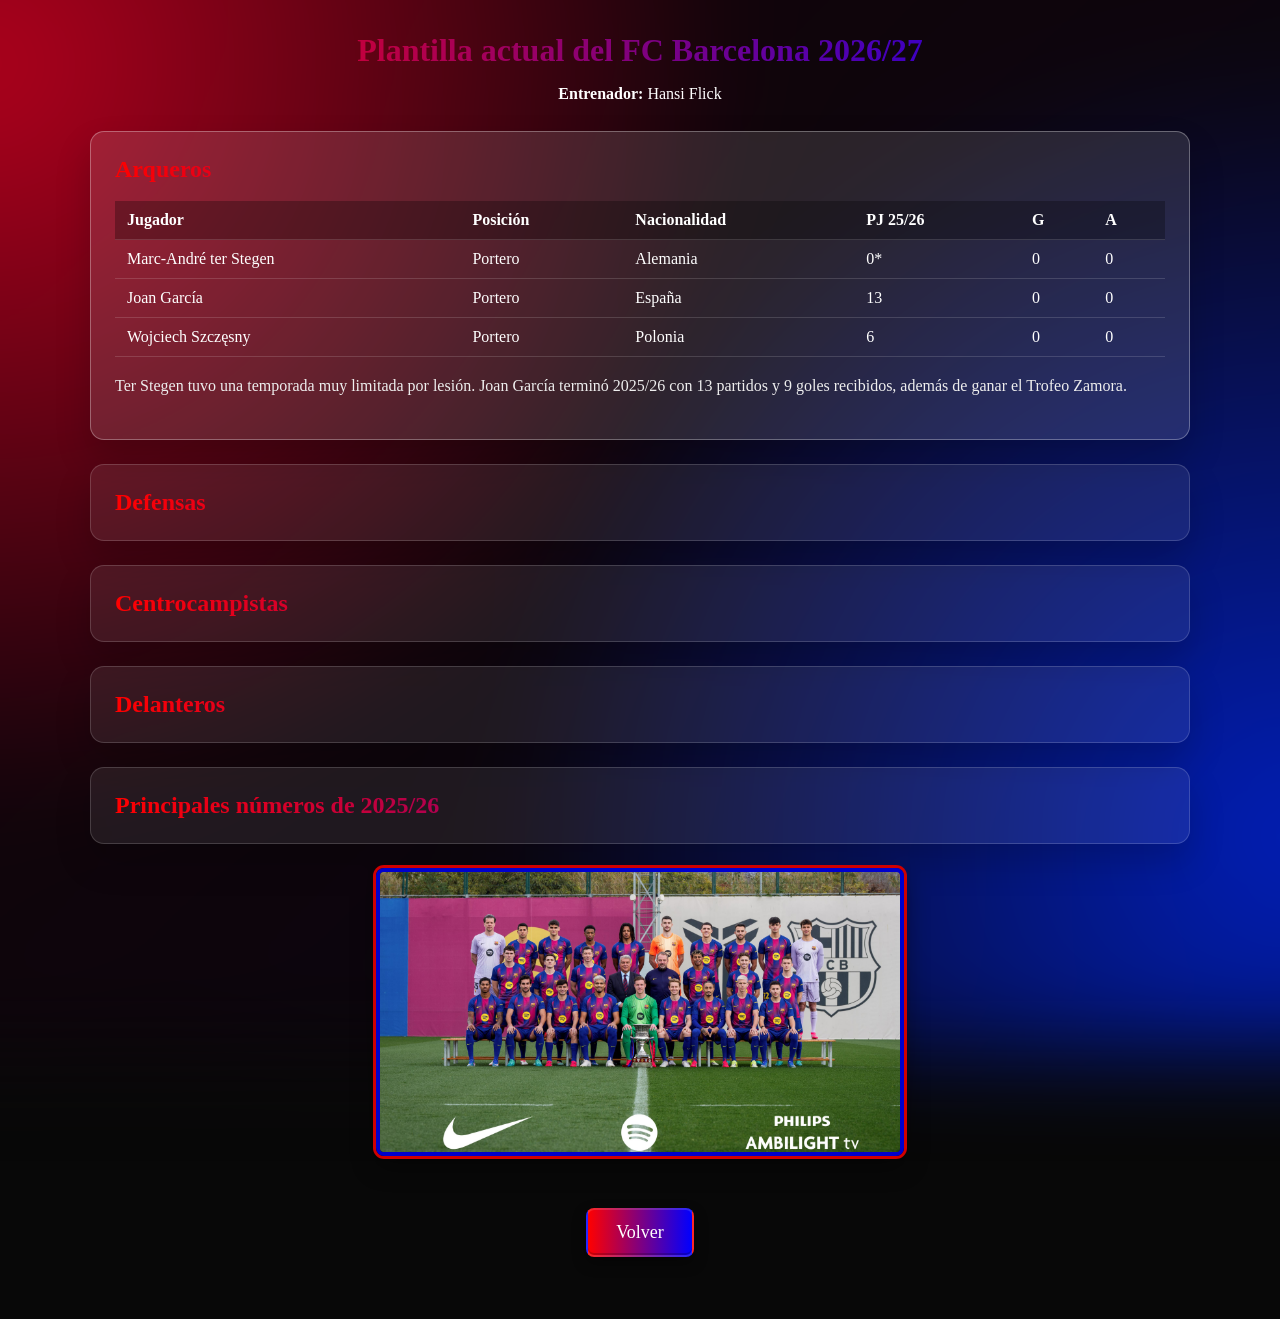
<file: DIM/plantillaactual.html>
<!DOCTYPE html>
<html lang="es">
<head>
	<meta charset="UTF-8">
	<meta name="viewport" content="width=device-width, initial-scale=1.0">
	<title>Plantilla actual</title>
	<link rel="stylesheet" href="style.css?v=1.0">
</head>
<body>
	<main class="plantilla-page">
		<header class="plantilla-header">
			<h1 class="gradient-title">Plantilla actual del FC Barcelona 2026/27</h1>
			<p><strong>Entrenador:</strong> Hansi Flick</p>
		</header>

		<section class="plantilla-card plantilla-section is-open">
			<h2 class="gradient-title">Arqueros</h2>
			<div class="plantilla-table-wrapper">
				<table class="plantilla-table">
					<thead><tr><th>Jugador</th><th>Posición</th><th>Nacionalidad</th><th>PJ 25/26</th><th>G</th><th>A</th></tr></thead>
					<tbody>
						<tr><td>Marc-André ter Stegen</td><td>Portero</td><td>Alemania</td><td>0*</td><td>0</td><td>0</td></tr>
						<tr><td>Joan García</td><td>Portero</td><td>España</td><td>13</td><td>0</td><td>0</td></tr>
						<tr><td>Wojciech Szczęsny</td><td>Portero</td><td>Polonia</td><td>6</td><td>0</td><td>0</td></tr>
					</tbody>
				</table>
			</div>
			<p class="plantilla-note">Ter Stegen tuvo una temporada muy limitada por lesión. Joan García terminó 2025/26 con 13 partidos y 9 goles recibidos, además de ganar el Trofeo Zamora.</p>
		</section>

		<section class="plantilla-card plantilla-section">
			<h2 class="gradient-title">Defensas</h2>
			<div class="plantilla-table-wrapper">
				<table class="plantilla-table">
					<thead><tr><th>Jugador</th><th>Posición</th><th>Nacionalidad</th><th>PJ</th><th>G</th><th>A</th></tr></thead>
					<tbody>
						<tr><td>Alejandro Balde</td><td>LI</td><td>España</td><td>21</td><td>0</td><td>2</td></tr>
						<tr><td>Ronald Araújo</td><td>DFC</td><td>Uruguay</td><td>18</td><td>3</td><td>0</td></tr>
						<tr><td>Pau Cubarsí</td><td>DFC</td><td>España</td><td>24</td><td>1</td><td>0</td></tr>
						<tr><td>Andreas Christensen</td><td>DFC</td><td>Dinamarca</td><td>12</td><td>0</td><td>0</td></tr>
						<tr><td>Gerard Martín</td><td>LI</td><td>España</td><td>24</td><td>0</td><td>0</td></tr>
						<tr><td>Jules Koundé</td><td>LD</td><td>Francia</td><td>--</td><td>--</td><td>--</td></tr>
						<tr><td>Eric García</td><td>DFC/MC</td><td>España</td><td>19</td><td>1</td><td>--</td></tr>
						<tr><td>Héctor Fort</td><td>LD/LI</td><td>España</td><td>--</td><td>--</td><td>--</td></tr>
					</tbody>
				</table>
			</div>
			<p class="plantilla-note">Los registros disponibles de 2025/26 muestran 21 partidos de Liga para Balde, 18 para Araújo, 24 para Cubarsí y 24 para Gerard Martín.</p>
			<ul class="plantilla-list">
				<li><strong>Balde:</strong> lateral ofensivo, velocidad y profundidad.</li>
				<li><strong>Araújo:</strong> central potente, especialista en duelos.</li>
				<li><strong>Cubarsí:</strong> central constructor, muy bueno sacando el balón.</li>
				<li><strong>Christensen:</strong> central de perfil más posicional.</li>
				<li><strong>Koundé:</strong> lateral derecho/central, muy fuerte defensivamente.</li>
				<li><strong>Eric García:</strong> puede actuar de central o mediocentro.</li>
				<li><strong>Gerard Martín:</strong> lateral izquierdo de recorrido.</li>
				<li><strong>Héctor Fort:</strong> lateral polivalente.</li>
			</ul>
		</section>

		<section class="plantilla-card plantilla-section">
			<h2 class="gradient-title">Centrocampistas</h2>
			<div class="plantilla-table-wrapper">
				<table class="plantilla-table">
					<thead><tr><th>Jugador</th><th>Posición</th><th>Nacionalidad</th><th>PJ</th><th>G</th><th>A</th></tr></thead>
					<tbody>
						<tr><td>Gavi</td><td>MC</td><td>España</td><td>5</td><td>0</td><td>1</td></tr>
						<tr><td>Pedri</td><td>MC</td><td>España</td><td>23</td><td>2</td><td>7</td></tr>
						<tr><td>Fermín López</td><td>MC</td><td>España</td><td>25</td><td>5</td><td>8</td></tr>
						<tr><td>Marc Casadó</td><td>MCD</td><td>España</td><td>20</td><td>0</td><td>1</td></tr>
						<tr><td>Dani Olmo</td><td>MP/MC</td><td>España</td><td>26</td><td>7</td><td>7</td></tr>
						<tr><td>Frenkie de Jong</td><td>MC/MCD</td><td>Países Bajos</td><td>20</td><td>1</td><td>5</td></tr>
						<tr><td>Marc Bernal</td><td>MCD</td><td>España</td><td>17</td><td>2</td><td>1</td></tr>
					</tbody>
				</table>
			</div>
			<p class="plantilla-note">Datos disponibles de ESPN en 2025/26: Pedri 23 PJ/2 G/7 A, Fermín 25/5/8, Dani Olmo 26/7/7 y De Jong 20/1/5.</p>
			<ul class="plantilla-list">
				<li><strong>Pedri:</strong> cerebro del equipo; controla ritmo, pases y progresión.</li>
				<li><strong>De Jong:</strong> salida de balón y conducción desde atrás.</li>
				<li><strong>Gavi:</strong> presión, intensidad y recuperación.</li>
				<li><strong>Fermín:</strong> llegada al área y gol.</li>
				<li><strong>Dani Olmo:</strong> mediapunta, último pase y asociación.</li>
				<li><strong>Casadó:</strong> equilibrio defensivo y recuperación.</li>
				<li><strong>Marc Bernal:</strong> pivote de gran proyección física y técnica.</li>
			</ul>
		</section>

		<section class="plantilla-card plantilla-section">
			<h2 class="gradient-title">Delanteros</h2>
			<div class="plantilla-table-wrapper">
				<table class="plantilla-table">
					<thead><tr><th>Jugador</th><th>Posición</th><th>Nacionalidad</th><th>PJ</th><th>G</th><th>A</th></tr></thead>
					<tbody>
						<tr><td>Ferran Torres</td><td>DC/ED</td><td>España</td><td>28</td><td>14</td><td>1</td></tr>
						<tr><td>Lamine Yamal</td><td>ED</td><td>España</td><td>27</td><td>15</td><td>11</td></tr>
						<tr><td>Raphinha</td><td>EI</td><td>Brasil</td><td>20</td><td>11</td><td>3</td></tr>
						<tr><td>Roony Bardghji</td><td>ED</td><td>Suecia</td><td>16</td><td>1</td><td>--</td></tr>
						<tr><td>Anthony Gordon</td><td>EI/ED/DC</td><td>Inglaterra</td><td>Nuevo</td><td>--</td><td>--</td></tr>
						<tr><td>Karim Adeyemi</td><td>ED/DC</td><td>Alemania</td><td>Nuevo</td><td>--</td><td>--</td></tr>
					</tbody>
				</table>
			</div>
			<p class="plantilla-note">En 2025/26, Lamine terminó con 15 goles y 11 asistencias, Ferran alcanzó 14 goles y Raphinha 11. Lamine fue elegido Jugador de la Temporada de LaLiga 2025/26.</p>
			<ul class="plantilla-list">
				<li><strong>Lamine Yamal:</strong> extremo derecho, encara hacia dentro y crea ocasiones.</li>
				<li><strong>Raphinha:</strong> extremo izquierdo, presión alta, velocidad y ataque del espacio.</li>
				<li><strong>Ferran Torres:</strong> delantero/extremo, movilidad y definición.</li>
				<li><strong>Gordon:</strong> extremo vertical, potente en conducción y presión.</li>
				<li><strong>Adeyemi:</strong> velocidad, ruptura de líneas y ataque al espacio.</li>
				<li><strong>Bardghji:</strong> extremo zurdo que suele partir desde la derecha.</li>
			</ul>
		</section>

		<section class="plantilla-card plantilla-section">
			<h2 class="gradient-title">Principales números de 2025/26</h2>
			<h3 class="gradient-title">Goleadores</h3>
			<ol class="plantilla-list">
				<li><strong>Lamine Yamal</strong> -- 15</li>
				<li><strong>Ferran Torres</strong> -- 14</li>
				<li><strong>Raphinha</strong> -- 11</li>
				<li><strong>Dani Olmo</strong> -- 7</li>
				<li><strong>Fermín López</strong> -- 5</li>
				<li><strong>Lewandowski</strong> -- 12, ya no forma parte de la plantilla 2026/27</li>
			</ol>
			<h3 class="gradient-title">Máximos asistentes</h3>
			<ol class="plantilla-list">
				<li><strong>Lamine Yamal</strong> -- 11</li>
				<li><strong>Fermín López</strong> -- 8</li>
				<li><strong>Pedri</strong> -- 7</li>
				<li><strong>Dani Olmo</strong> -- 7</li>
				<li><strong>Frenkie de Jong</strong> -- 5</li>
			</ol>
			<p class="plantilla-note"><strong>Nota:</strong> Robert Lewandowski ya no aparece en la plantilla oficial actual 2026/27. João Cancelo tampoco está incluido.</p>
		</section>

		<div class="plantilla-image-bottom">
			<img class="plantilla-image" src="imagenes/platilla.jpg" alt="Plantilla actual del FC Barcelona">
		</div>

		<div class="boton-centro">
			<a class="btn btn-siguiente" href="pagina2.html">Volver</a>
		</div>
	</main>
<script>
	document.querySelectorAll('.plantilla-section').forEach(function (section, index) {
		const title = section.querySelector('h2');
		if (!title) return;

		title.setAttribute('role', 'button');
		title.setAttribute('tabindex', '0');
		title.setAttribute('aria-expanded', String(index === 0));

		function toggleSection() {
			const willOpen = !section.classList.contains('is-open');
			document.querySelectorAll('.plantilla-section').forEach(function (otherSection) {
				otherSection.classList.remove('is-open');
				const otherTitle = otherSection.querySelector('h2');
				if (otherTitle) otherTitle.setAttribute('aria-expanded', 'false');
			});
			section.classList.toggle('is-open', willOpen);
			title.setAttribute('aria-expanded', String(willOpen));
		}

		title.addEventListener('click', toggleSection);
		title.addEventListener('keydown', function (event) {
			if (event.key === 'Enter' || event.key === ' ') {
				event.preventDefault();
				toggleSection();
			}
		});
	});
</script>
<script src="lightbox.js"></script>
</body>
</html>
</file>
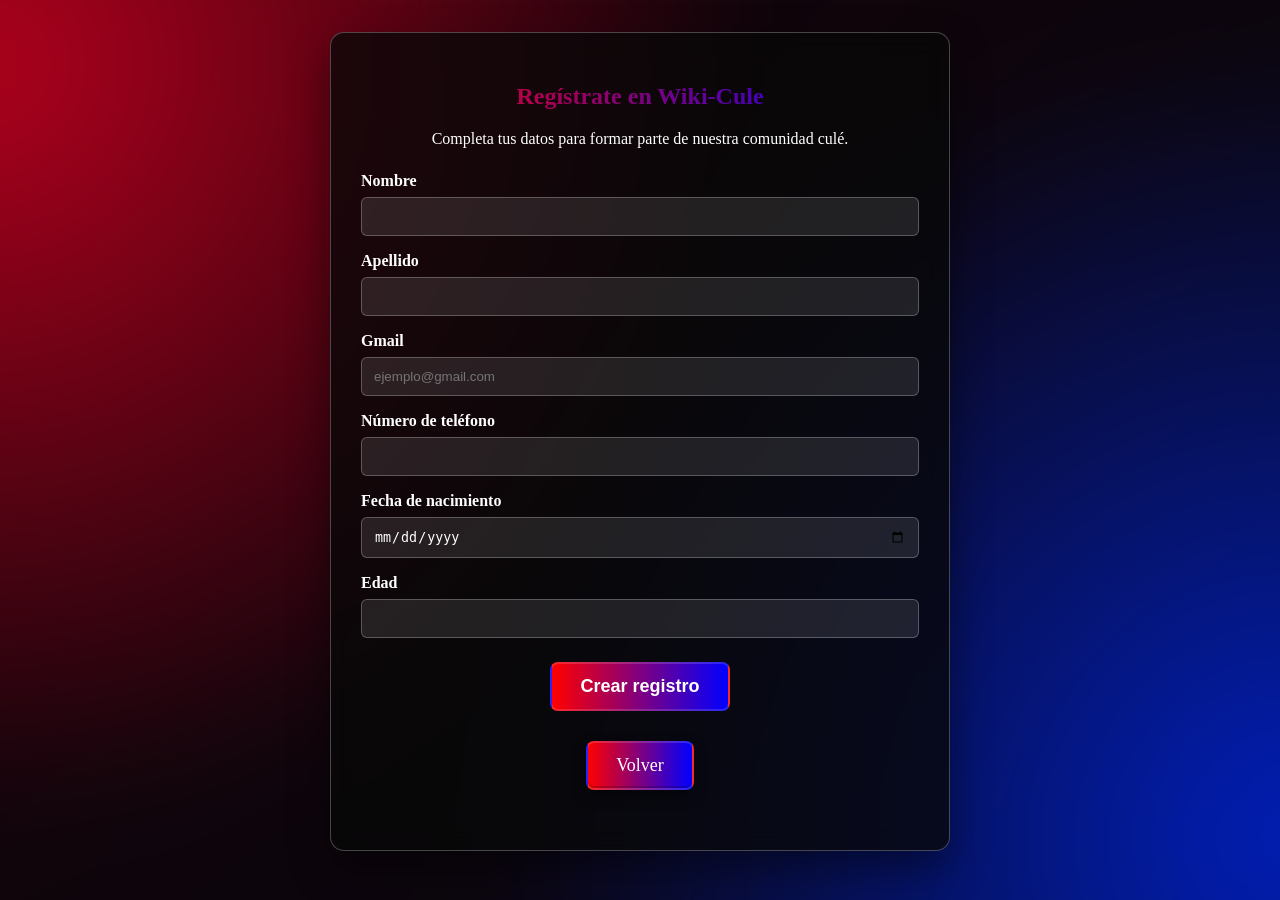
<file: DIM/registrate.html>
<!DOCTYPE html>
<html lang="es">
<head>
	<meta charset="UTF-8">
	<meta name="viewport" content="width=device-width, initial-scale=1.0">
	<title>Regístrate - Wiki-Cule</title>
	<link rel="stylesheet" href="style.css?v=1.0">
</head>
<body class="registro-page">
	<main class="registro-container">
		<section class="registro-window" aria-labelledby="registro-titulo">
			<header class="registro-header">
				<h1 id="registro-titulo" class="gradient-title">Regístrate en Wiki-Cule</h1>
				<p>Completa tus datos para formar parte de nuestra comunidad culé.</p>
			</header>

			<form class="registro-form" id="registro-form" action="#" method="post">
			<div class="registro-fields">
				<div class="registro-field">
					<label for="nombre">Nombre</label>
					<input type="text" id="nombre" name="nombre" autocomplete="given-name" required>
				</div>

				<div class="registro-field">
					<label for="apellido">Apellido</label>
					<input type="text" id="apellido" name="apellido" autocomplete="family-name" required>
				</div>

				<div class="registro-field">
					<label for="gmail">Gmail</label>
					<input type="email" id="gmail" name="gmail" placeholder="ejemplo@gmail.com" pattern="[a-zA-Z0-9._%+-]+@gmail\.com" autocomplete="email" required>
				</div>

				<div class="registro-field">
					<label for="numero">Número de teléfono</label>
					<input type="tel" id="numero" name="numero" inputmode="tel" autocomplete="tel" required>
				</div>

				<div class="registro-field">
					<label for="fecha-nacimiento">Fecha de nacimiento</label>
					<input type="date" id="fecha-nacimiento" name="fecha_nacimiento" autocomplete="bday" required>
				</div>

				<div class="registro-field">
					<label for="edad">Edad</label>
					<input type="number" id="edad" name="edad" min="1" max="120" inputmode="numeric" required>
				</div>
			</div>

			<button class="registro-submit" type="submit">Crear registro</button>
			</form>

			<div class="boton-centro">
				<a class="btn btn-siguiente" href="index.html">Volver</a>
			</div>
		</section>
	</main>
	<script>
		document.getElementById('registro-form').addEventListener('submit', function (event) {
			event.preventDefault();
			const nombre = document.getElementById('nombre').value.trim();
			localStorage.setItem('wikiCuleNombre', nombre);
			window.location.href = 'index.html';
		});
	</script>
</body>
</html>
</file>
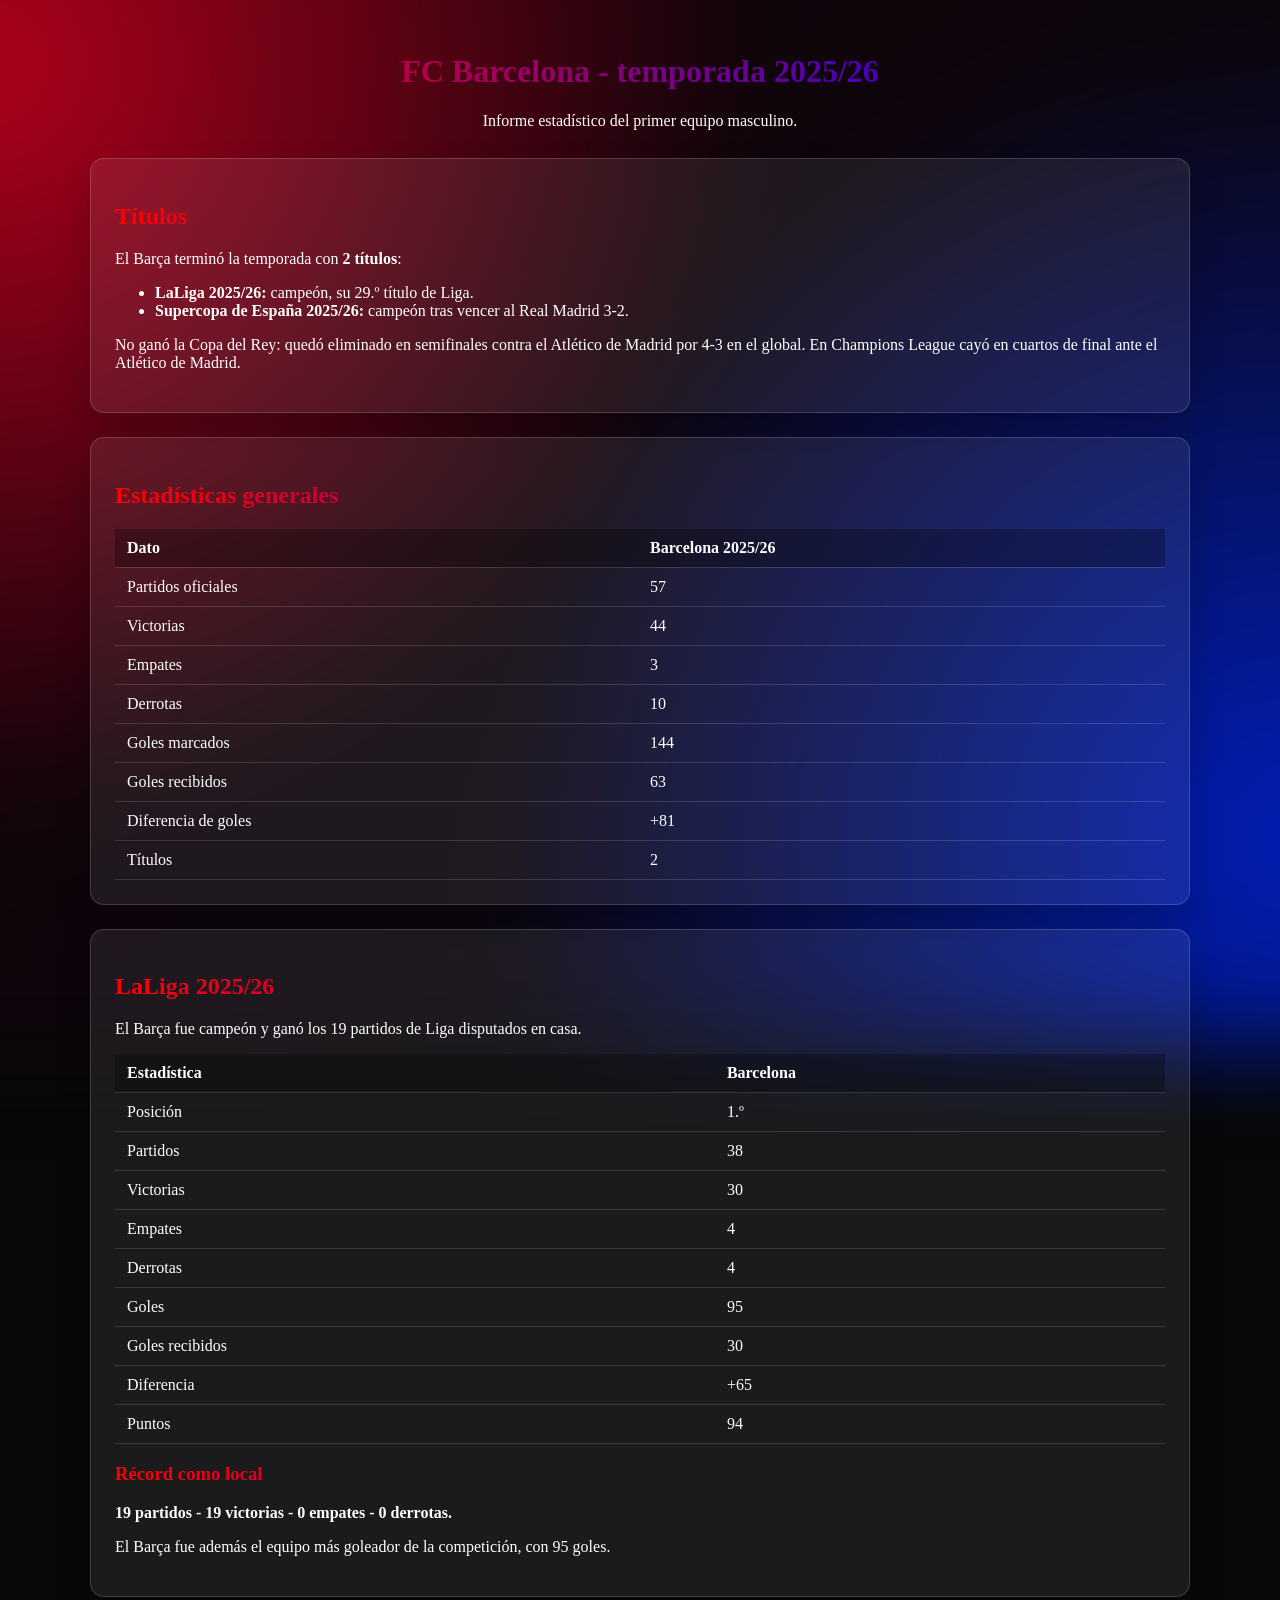
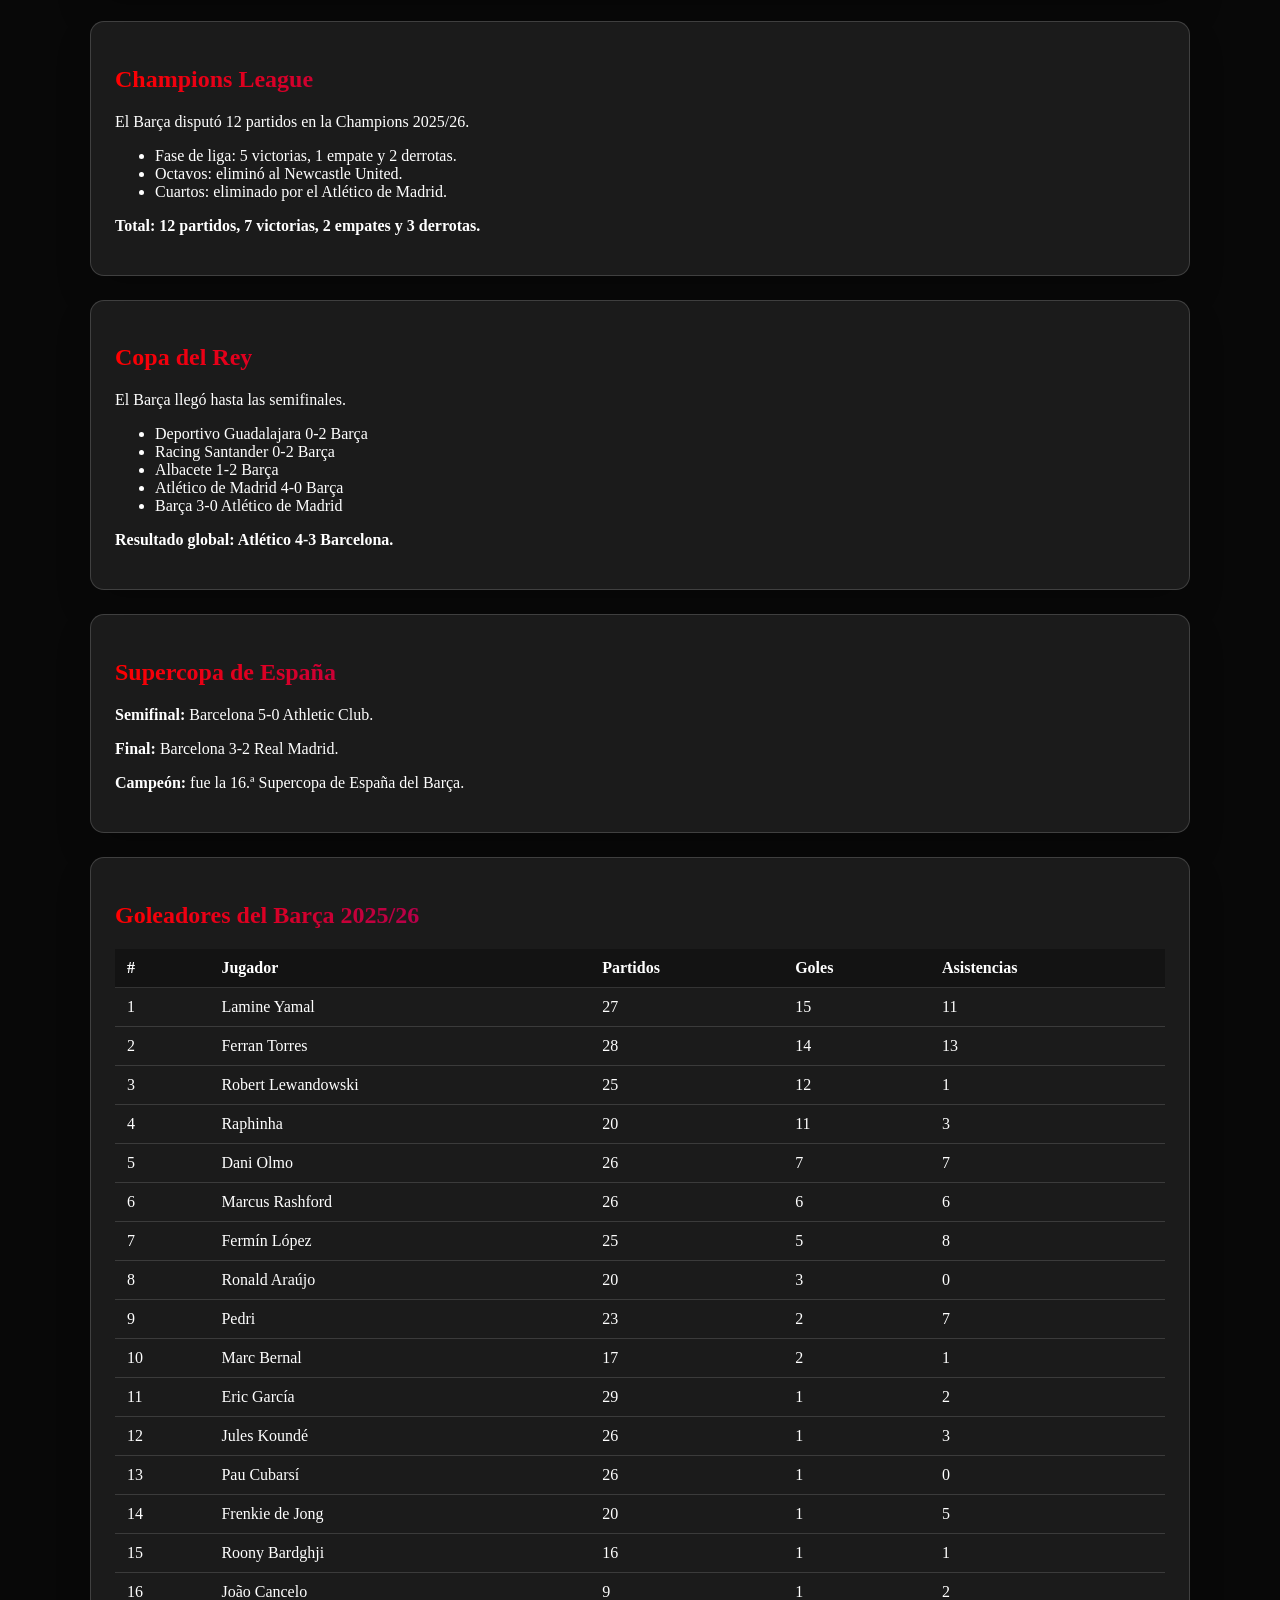
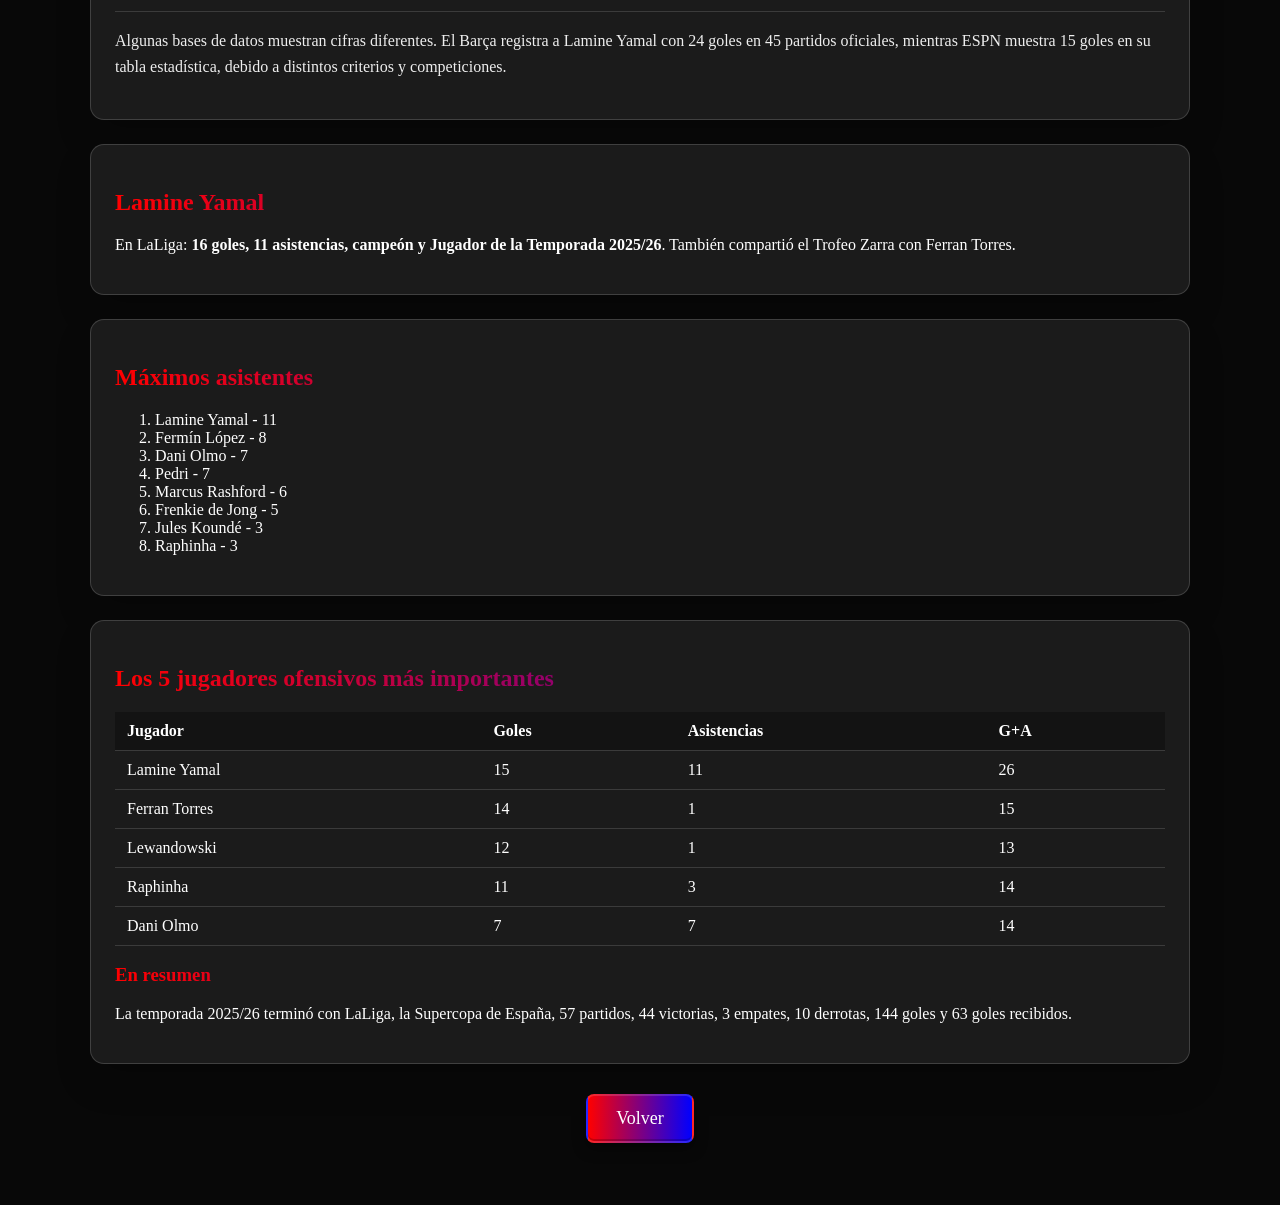
<file: DIM/imagenes/estadisticas.html>
<!DOCTYPE html>
<html lang="es">
<head>
	<meta charset="UTF-8">
	<meta name="viewport" content="width=device-width, initial-scale=1.0">
	<title>Estadísticas del FC Barcelona 2025/26</title>
	<link rel="stylesheet" href="../style.css?v=1.0">
</head>
<body>
	<main class="estadisticas-page">
		<header class="estadisticas-header">
			<h1 class="gradient-title">FC Barcelona - temporada 2025/26</h1>
			<p>Informe estadístico del primer equipo masculino.</p>
		</header>

		<section class="estadisticas-card">
			<h2 class="gradient-title">Títulos</h2>
			<p>El Barça terminó la temporada con <strong>2 títulos</strong>:</p>
			<ul>
				<li><strong>LaLiga 2025/26:</strong> campeón, su 29.º título de Liga.</li>
				<li><strong>Supercopa de España 2025/26:</strong> campeón tras vencer al Real Madrid 3-2.</li>
			</ul>
			<p>No ganó la Copa del Rey: quedó eliminado en semifinales contra el Atlético de Madrid por 4-3 en el global. En Champions League cayó en cuartos de final ante el Atlético de Madrid.</p>
		</section>

		<section class="estadisticas-card">
			<h2 class="gradient-title">Estadísticas generales</h2>
			<div class="estadisticas-table-wrapper">
				<table class="estadisticas-table">
					<thead><tr><th>Dato</th><th>Barcelona 2025/26</th></tr></thead>
					<tbody>
						<tr><td>Partidos oficiales</td><td>57</td></tr>
						<tr><td>Victorias</td><td>44</td></tr>
						<tr><td>Empates</td><td>3</td></tr>
						<tr><td>Derrotas</td><td>10</td></tr>
						<tr><td>Goles marcados</td><td>144</td></tr>
						<tr><td>Goles recibidos</td><td>63</td></tr>
						<tr><td>Diferencia de goles</td><td>+81</td></tr>
						<tr><td>Títulos</td><td>2</td></tr>
					</tbody>
				</table>
			</div>
		</section>

		<section class="estadisticas-card">
			<h2 class="gradient-title">LaLiga 2025/26</h2>
			<p>El Barça fue campeón y ganó los 19 partidos de Liga disputados en casa.</p>
			<div class="estadisticas-table-wrapper">
				<table class="estadisticas-table">
					<thead><tr><th>Estadística</th><th>Barcelona</th></tr></thead>
					<tbody>
						<tr><td>Posición</td><td>1.º</td></tr><tr><td>Partidos</td><td>38</td></tr>
						<tr><td>Victorias</td><td>30</td></tr><tr><td>Empates</td><td>4</td></tr>
						<tr><td>Derrotas</td><td>4</td></tr><tr><td>Goles</td><td>95</td></tr>
						<tr><td>Goles recibidos</td><td>30</td></tr><tr><td>Diferencia</td><td>+65</td></tr>
						<tr><td>Puntos</td><td>94</td></tr>
					</tbody>
				</table>
			</div>
			<h3 class="gradient-title">Récord como local</h3>
			<p><strong>19 partidos - 19 victorias - 0 empates - 0 derrotas.</strong></p>
			<p>El Barça fue además el equipo más goleador de la competición, con 95 goles.</p>
		</section>

		<section class="estadisticas-card">
			<h2 class="gradient-title">Champions League</h2>
			<p>El Barça disputó 12 partidos en la Champions 2025/26.</p>
			<ul><li>Fase de liga: 5 victorias, 1 empate y 2 derrotas.</li><li>Octavos: eliminó al Newcastle United.</li><li>Cuartos: eliminado por el Atlético de Madrid.</li></ul>
			<p><strong>Total: 12 partidos, 7 victorias, 2 empates y 3 derrotas.</strong></p>
		</section>

		<section class="estadisticas-card">
			<h2 class="gradient-title">Copa del Rey</h2>
			<p>El Barça llegó hasta las semifinales.</p>
			<ul><li>Deportivo Guadalajara 0-2 Barça</li><li>Racing Santander 0-2 Barça</li><li>Albacete 1-2 Barça</li><li>Atlético de Madrid 4-0 Barça</li><li>Barça 3-0 Atlético de Madrid</li></ul>
			<p><strong>Resultado global: Atlético 4-3 Barcelona.</strong></p>
		</section>

		<section class="estadisticas-card">
			<h2 class="gradient-title">Supercopa de España</h2>
			<p><strong>Semifinal:</strong> Barcelona 5-0 Athletic Club.</p>
			<p><strong>Final:</strong> Barcelona 3-2 Real Madrid.</p>
			<p><strong>Campeón:</strong> fue la 16.ª Supercopa de España del Barça.</p>
		</section>

		<section class="estadisticas-card">
			<h2 class="gradient-title">Goleadores del Barça 2025/26</h2>
			<div class="estadisticas-table-wrapper">
				<table class="estadisticas-table">
					<thead><tr><th>#</th><th>Jugador</th><th>Partidos</th><th>Goles</th><th>Asistencias</th></tr></thead>
					<tbody>
						<tr><td>1</td><td>Lamine Yamal</td><td>27</td><td>15</td><td>11</td></tr>
						<tr><td>2</td><td>Ferran Torres</td><td>28</td><td>14</td><td>13</td></tr>
						<tr><td>3</td><td>Robert Lewandowski</td><td>25</td><td>12</td><td>1</td></tr>
						<tr><td>4</td><td>Raphinha</td><td>20</td><td>11</td><td>3</td></tr>
						<tr><td>5</td><td>Dani Olmo</td><td>26</td><td>7</td><td>7</td></tr>
						<tr><td>6</td><td>Marcus Rashford</td><td>26</td><td>6</td><td>6</td></tr>
						<tr><td>7</td><td>Fermín López</td><td>25</td><td>5</td><td>8</td></tr>
						<tr><td>8</td><td>Ronald Araújo</td><td>20</td><td>3</td><td>0</td></tr>
						<tr><td>9</td><td>Pedri</td><td>23</td><td>2</td><td>7</td></tr>
						<tr><td>10</td><td>Marc Bernal</td><td>17</td><td>2</td><td>1</td></tr>
						<tr><td>11</td><td>Eric García</td><td>29</td><td>1</td><td>2</td></tr>
						<tr><td>12</td><td>Jules Koundé</td><td>26</td><td>1</td><td>3</td></tr>
						<tr><td>13</td><td>Pau Cubarsí</td><td>26</td><td>1</td><td>0</td></tr>
						<tr><td>14</td><td>Frenkie de Jong</td><td>20</td><td>1</td><td>5</td></tr>
						<tr><td>15</td><td>Roony Bardghji</td><td>16</td><td>1</td><td>1</td></tr>
						<tr><td>16</td><td>João Cancelo</td><td>9</td><td>1</td><td>2</td></tr>
					</tbody>
				</table>
			</div>
			<p class="estadisticas-note">Algunas bases de datos muestran cifras diferentes. El Barça registra a Lamine Yamal con 24 goles en 45 partidos oficiales, mientras ESPN muestra 15 goles en su tabla estadística, debido a distintos criterios y competiciones.</p>
		</section>

		<section class="estadisticas-card">
			<h2 class="gradient-title">Lamine Yamal</h2>
			<p>En LaLiga: <strong>16 goles, 11 asistencias, campeón y Jugador de la Temporada 2025/26</strong>. También compartió el Trofeo Zarra con Ferran Torres.</p>
		</section>

		<section class="estadisticas-card">
			<h2 class="gradient-title">Máximos asistentes</h2>
			<ol><li>Lamine Yamal - 11</li><li>Fermín López - 8</li><li>Dani Olmo - 7</li><li>Pedri - 7</li><li>Marcus Rashford - 6</li><li>Frenkie de Jong - 5</li><li>Jules Koundé - 3</li><li>Raphinha - 3</li></ol>
		</section>

		<section class="estadisticas-card">
			<h2 class="gradient-title">Los 5 jugadores ofensivos más importantes</h2>
			<div class="estadisticas-table-wrapper">
				<table class="estadisticas-table">
					<thead><tr><th>Jugador</th><th>Goles</th><th>Asistencias</th><th>G+A</th></tr></thead>
					<tbody><tr><td>Lamine Yamal</td><td>15</td><td>11</td><td>26</td></tr><tr><td>Ferran Torres</td><td>14</td><td>1</td><td>15</td></tr><tr><td>Lewandowski</td><td>12</td><td>1</td><td>13</td></tr><tr><td>Raphinha</td><td>11</td><td>3</td><td>14</td></tr><tr><td>Dani Olmo</td><td>7</td><td>7</td><td>14</td></tr></tbody>
				</table>
			</div>
			<h3 class="gradient-title">En resumen</h3>
			<p>La temporada 2025/26 terminó con LaLiga, la Supercopa de España, 57 partidos, 44 victorias, 3 empates, 10 derrotas, 144 goles y 63 goles recibidos.</p>
		</section>

		<div class="boton-centro"><a class="btn btn-siguiente" href="../pagina2.html">Volver</a></div>
	</main>
</body>
</html>
</file>
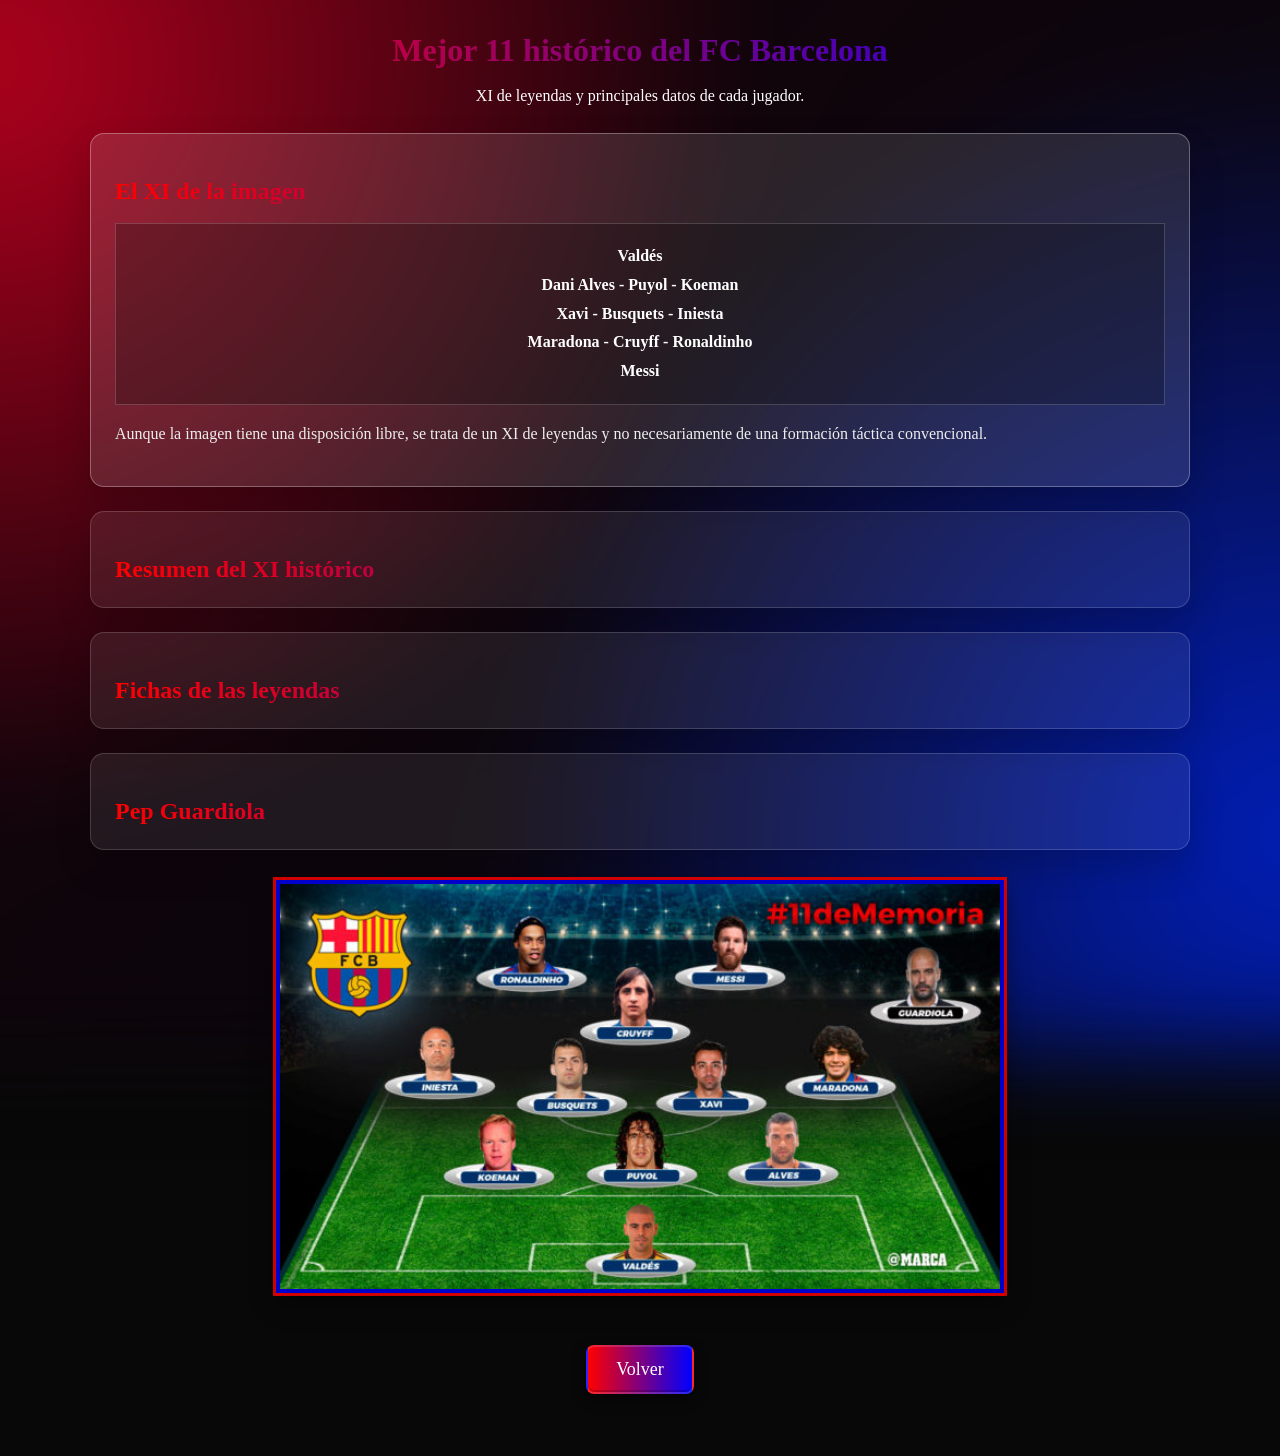
<file: DIM/imagenes/mejor11.html>
<!DOCTYPE html>
<html lang="es">
<head>
	<meta charset="UTF-8">
	<meta name="viewport" content="width=device-width, initial-scale=1.0">
	<title>Mejor 11 histórico del FC Barcelona</title>
	<link rel="stylesheet" href="../style.css?v=1.0">
</head>
<body>
	<main class="mejor11-page">
		<header class="mejor11-header">
			<h1 class="gradient-title">Mejor 11 histórico del FC Barcelona</h1>
			<p>XI de leyendas y principales datos de cada jugador.</p>
		</header>

		<section class="mejor11-card mejor11-section is-open">
			<h2 class="gradient-title">El XI de la imagen</h2>
			<div class="mejor11-lineup">
				<p>Valdés</p>
				<p>Dani Alves - Puyol - Koeman</p>
				<p>Xavi - Busquets - Iniesta</p>
				<p>Maradona - Cruyff - Ronaldinho</p>
				<p>Messi</p>
			</div>
			<p class="mejor11-note">Aunque la imagen tiene una disposición libre, se trata de un XI de leyendas y no necesariamente de una formación táctica convencional.</p>
		</section>

		<section class="mejor11-card mejor11-section">
			<h2 class="gradient-title">Resumen del XI histórico</h2>
			<div class="mejor11-table-wrapper">
				<table class="mejor11-table">
					<thead><tr><th>Jugador</th><th>Posición</th><th>Etapa</th><th>Partidos</th><th>Goles</th><th>Títulos</th></tr></thead>
					<tbody>
						<tr><td>Ronaldinho</td><td>Extremo/Delantero</td><td>2003-2008</td><td>207</td><td>98</td><td>5</td></tr>
						<tr><td>Lionel Messi</td><td>Delantero/Extremo</td><td>2003-2021</td><td>778</td><td>672</td><td>35</td></tr>
						<tr><td>Johan Cruyff</td><td>Delantero</td><td>1973-1978</td><td>231</td><td>86</td><td>2</td></tr>
						<tr><td>Andrés Iniesta</td><td>Centrocampista</td><td>2002-2018</td><td>674</td><td>57</td><td>32</td></tr>
						<tr><td>Sergio Busquets</td><td>Mediocentro</td><td>2008-2023</td><td>722</td><td>18</td><td>32</td></tr>
						<tr><td>Xavi Hernández</td><td>Centrocampista</td><td>1998-2015</td><td>767</td><td>85</td><td>25</td></tr>
						<tr><td>Diego Maradona</td><td>Delantero</td><td>1982-1984</td><td>58 oficiales</td><td>38 oficiales</td><td>3</td></tr>
						<tr><td>Ronald Koeman</td><td>Defensa central</td><td>1989-1995</td><td>350/351</td><td>106</td><td>12</td></tr>
						<tr><td>Carles Puyol</td><td>Defensa central</td><td>1999-2014</td><td>593/662</td><td>22</td><td>21</td></tr>
						<tr><td>Dani Alves</td><td>Lateral derecho</td><td>2008-2016 / 2021-22</td><td>408 oficiales</td><td>--</td><td>23</td></tr>
						<tr><td>Víctor Valdés</td><td>Portero</td><td>2002-2014</td><td>535 oficiales</td><td>0</td><td>21</td></tr>
					</tbody>
				</table>
			</div>
			<p class="mejor11-note">Hay diferencias entre algunas fuentes al contar partidos oficiales y amistosos. El Barça registra, entre otros, a Messi con 778 partidos y 672 goles, Xavi con 767 y 85, Busquets con 722 y 18 e Iniesta con 674 y 57.</p>
		</section>

		<section class="mejor11-card mejor11-section">
			<h2 class="gradient-title">Fichas de las leyendas</h2>
			<article class="mejor11-profile"><h3 class="gradient-title">1. Lionel Messi</h3><p><strong>Posición:</strong> extremo derecho/delantero. <strong>Barça:</strong> 2003-2021. <strong>Partidos:</strong> 778. <strong>Goles:</strong> 672. <strong>Títulos:</strong> 35.</p><p>Fue el máximo goleador y el jugador con más partidos en la historia del Barça. Ganó 10 Ligas, 7 Copas del Rey, 8 Supercopas de España, 4 Champions League, 3 Supercopas de Europa y 3 Mundiales de Clubes.</p></article>
			<article class="mejor11-profile"><h3 class="gradient-title">2. Ronaldinho</h3><p><strong>Posición:</strong> extremo izquierdo/delantero. <strong>Barça:</strong> 2003-2008. <strong>Partidos:</strong> 207. <strong>Goles:</strong> 98. <strong>Títulos:</strong> 5.</p><p>Ganó 2 Ligas, 1 Champions League y 2 Supercopas de España. Fue fundamental para el regreso del Barça a la élite y ganó el Balón de Oro de 2005.</p></article>
			<article class="mejor11-profile"><h3 class="gradient-title">3. Johan Cruyff</h3><p><strong>Posición:</strong> delantero. <strong>Barça:</strong> 1973-1978. <strong>Partidos:</strong> 231. <strong>Goles:</strong> 86. <strong>Títulos:</strong> 2.</p><p>Ganó la Liga 1973/74 y la Copa del Rey 1977/78. Después regresó como entrenador y construyó el Dream Team de 1992.</p></article>
			<article class="mejor11-profile"><h3 class="gradient-title">4. Diego Maradona</h3><p><strong>Posición:</strong> delantero/mediapunta. <strong>Barça:</strong> 1982-1984. <strong>Partidos oficiales:</strong> 58. <strong>Goles oficiales:</strong> 38.</p><p>Ganó la Copa del Rey y la Copa de la Liga de 1982/83, además de la Supercopa de España 1983/84. Incluyendo encuentros no oficiales, el registro histórico contabiliza 76 partidos y 48 goles.</p></article>
			<article class="mejor11-profile"><h3 class="gradient-title">5. Xavi Hernández</h3><p><strong>Posición:</strong> mediocentro/interior. <strong>Barça:</strong> 1998-2015. <strong>Partidos:</strong> 767. <strong>Goles:</strong> 85. <strong>Títulos:</strong> 25.</p><p>Entre sus títulos están 8 Ligas, 3 Copas del Rey, 4 Champions League, 6 Supercopas de España, 2 Supercopas de Europa y 2 Mundiales de Clubes.</p></article>
			<article class="mejor11-profile"><h3 class="gradient-title">6. Andrés Iniesta</h3><p><strong>Posición:</strong> interior/mediocentro. <strong>Barça:</strong> 2002-2018. <strong>Partidos:</strong> 674. <strong>Goles:</strong> 57. <strong>Títulos:</strong> 32.</p><p>Ganó 9 Ligas, 6 Copas del Rey, 7 Supercopas de España, 4 Champions League, 3 Supercopas de Europa y 3 Mundiales de Clubes. También marcó el histórico gol contra el Chelsea en 2009.</p></article>
			<article class="mejor11-profile"><h3 class="gradient-title">7. Sergio Busquets</h3><p><strong>Posición:</strong> mediocentro defensivo. <strong>Barça:</strong> 2008-2023. <strong>Partidos:</strong> 722. <strong>Goles:</strong> 18. <strong>Títulos:</strong> 32.</p><p>Fue uno de los pilares del Barça de Guardiola y ganó 9 Ligas, 7 Copas del Rey, 7 Supercopas de España, 3 Champions League, 3 Supercopas de Europa y 3 Mundiales de Clubes.</p></article>
			<article class="mejor11-profile"><h3 class="gradient-title">8. Ronald Koeman</h3><p><strong>Posición:</strong> defensa central. <strong>Barça:</strong> 1989-1995. <strong>Partidos:</strong> 350/351. <strong>Goles:</strong> 106. <strong>Títulos:</strong> 12.</p><p>Ganó 4 Ligas, 1 Copa del Rey, 3 Supercopas de España, 1 Copa de Europa, 1 Supercopa de Europa y 2 Copas Generalitat. Marcó el gol de Wembley en 1992.</p></article>
			<article class="mejor11-profile"><h3 class="gradient-title">9. Carles Puyol</h3><p><strong>Posición:</strong> defensa central/lateral derecho. <strong>Barça:</strong> 1999-2014. <strong>Partidos oficiales:</strong> 593. <strong>Títulos:</strong> 21.</p><p>Fue capitán y uno de los grandes símbolos de la defensa azulgrana. Ganó 6 Ligas, 2 Copas del Rey, 3 Champions League, 2 Mundiales de Clubes, 2 Supercopas de Europa y 6 Supercopas de España.</p></article>
			<article class="mejor11-profile"><h3 class="gradient-title">10. Dani Alves</h3><p><strong>Posición:</strong> lateral derecho. <strong>Barça:</strong> 2008-2016 y 2021-2022. <strong>Partidos oficiales:</strong> 408. <strong>Títulos:</strong> 23.</p><p>Fue uno de los laterales derechos más importantes del club y formó una sociedad espectacular con Messi. Ganó 6 Ligas, 4 Copas del Rey, 4 Supercopas de España, 3 Champions League, 3 Supercopas de Europa y 3 Mundiales de Clubes.</p></article>
			<article class="mejor11-profile"><h3 class="gradient-title">11. Víctor Valdés</h3><p><strong>Posición:</strong> portero. <strong>Barça:</strong> 2002-2014. <strong>Partidos oficiales:</strong> 535. <strong>Goles:</strong> 0.</p><p>Fue el portero titular durante gran parte de la época dorada y ganó 6 Ligas, 2 Copas del Rey, 6 Supercopas de España, 3 Champions League, 2 Supercopas de Europa y 2 Mundiales de Clubes.</p></article>
		</section>

		<section class="mejor11-card mejor11-section">
			<h2 class="gradient-title">Pep Guardiola</h2>
			<p><strong>Como jugador:</strong> mediocentro defensivo, 1990-2001, 479 partidos y 16 goles.</p>
			<p>Como jugador ganó 6 Ligas, 2 Copas del Rey, 1 Copa de Europa, 1 Recopa, 2 Supercopas de Europa y 4 Supercopas de España.</p>
			<p>Como entrenador del primer equipo entre 2008 y 2012 consiguió 14 títulos, incluyendo el sextete de 2009:</p>
			<ul>
				<li>3 Ligas</li><li>2 Copas del Rey</li><li>3 Supercopas de España</li><li>2 Champions League</li><li>2 Supercopas de Europa</li><li>2 Mundiales de Clubes</li>
			</ul>
		</section>

		<div class="mejor11-image-bottom">
			<img class="mejor11-image" src="11mej.jpg" alt="Mejor once histórico del FC Barcelona">
		</div>
		<div class="boton-centro"><a class="btn btn-siguiente" href="../pagina2.html">Volver</a></div>
	</main>
<script>
	document.querySelectorAll('.mejor11-section').forEach(function (section, index) {
		const title = section.querySelector('h2');
		if (!title) return;

		title.setAttribute('role', 'button');
		title.setAttribute('tabindex', '0');
		title.setAttribute('aria-expanded', String(index === 0));

		function toggleSection() {
			const willOpen = !section.classList.contains('is-open');
			document.querySelectorAll('.mejor11-section').forEach(function (otherSection) {
				otherSection.classList.remove('is-open');
				const otherTitle = otherSection.querySelector('h2');
				if (otherTitle) otherTitle.setAttribute('aria-expanded', 'false');
			});
			section.classList.toggle('is-open', willOpen);
			title.setAttribute('aria-expanded', String(willOpen));
		}

		title.addEventListener('click', toggleSection);
		title.addEventListener('keydown', function (event) {
			if (event.key === 'Enter' || event.key === ' ') {
				event.preventDefault();
				toggleSection();
			}
		});
	});
</script>
	<script src="../lightbox.js"></script>
</body>
</html>
</file>
<file: DIM/style.css>
.html-body-fondo{ }
html, body {
    height: 100%;
    margin: 0;
    background: #080808;
    color: #ffffff;
}
html {
    scroll-behavior: smooth;
}
body {
    position: relative;
    isolation: isolate;
    min-height: 100vh;
    overflow-x: hidden;
    background: #080808;
    transition: opacity 0.35s ease;
}

body::before {
    position: fixed;
    inset: -12%;
    z-index: -1;
    content: '';
    background:
        radial-gradient(circle at 12% 18%, rgba(220, 0, 35, 0.78), transparent 42%),
        radial-gradient(circle at 88% 82%, rgba(0, 35, 220, 0.82), transparent 44%),
        linear-gradient(135deg, #160206 0%, #050812 100%);
    filter: blur(42px);
    transform: scale(1.08);
}

img {
    border: 4px solid #0000cc;
    box-shadow: 0 0 0 3px #d00000, 0 10px 24px rgba(0, 0, 0, 0.45);
}

.body{ 
 background: transparent;
}
.imagen-decorada{ 
width: 450px; 
padding: 15px; 
background-color: rgba(17, 17, 17, 0.992);
border: 4px solid #0000cc; 
margin: 30px;   
} 
.contenedor-imagen{
 display:flex;  
} 
.posicion-izquierda{
justify-content: flex-start;
} 
.posicion-centro{
 justify-content: center; 
} 
.posicion-derecha{ 
    justify-content: flex-end; 
} 
.textoa{ 
    font-family: 'Times New Roman', Times, serif; 
    color:rgb(240, 242, 244); 
    font-size: 50px;
 } 
 .textob{ font-family: 'Times New Roman', Times, serif; 
    color:rgb(219, 224, 227); 
    font-size: 20px;
 } 
 .textoc{ font-family: 'Times New Roman', Times, serif; 
    color:rgb(219, 224, 227); 
    font-size: 20px; 
}

/* Estilos para las secciones interactivas en pagina2.html */
.accordion{ max-width: 900px; margin: 24px auto; padding: 0 12px; }
.accordion details{ background: linear-gradient(90deg,#ff0000 0%,#0000ff 100%); border: 1px solid rgba(255,255,255,0.12); margin: 10px 0; padding: 12px; border-radius: 8px; color: #fff; }
.accordion summary{ cursor: pointer; font-weight: 600; font-size: 18px; color: #fff; }
.accordion .display{ min-height: 40px; padding: 8px; color: #fff; }
.accordion textarea{ width: 100%; min-height: 90px; margin-top: 8px; padding: 8px; background: rgba(0,0,0,0.35); color: #fff; border: 1px solid rgba(255,255,255,0.12); border-radius: 6px; }
.controls{ margin-top: 8px; display: flex; gap: 8px; }
.save-btn, .reset-btn{ padding: 8px 12px; border-radius: 6px; border: none; cursor: pointer; font-weight: 600; }
.save-btn{ background: linear-gradient(90deg,#ff416c,#1e90ff); color: #fff; }
.reset-btn{ background: rgba(255,255,255,0.06); color: #fff; }
.save-btn:hover{ transform: translateY(-2px); }
.reset-btn:hover{ background: rgba(255,255,255,0.09); }

/* Estilos para el botón Siguiente */
.boton-centro{ 
    text-align: center; 
    margin: 30px 0; 
}
.btn-siguiente{
    display: inline-block;
    padding: 12px 28px;
    font-size: 18px;
    color: #ffffff;
    text-decoration: none;
    border-radius: 8px;
    background: linear-gradient(90deg, #ff0000 0%, #0000ff 100%);
    border: 2px solid rgba(255,255,255,0.15);
    box-shadow: 0 6px 14px rgba(0,0,0,0.4), inset 0 -2px 0 rgba(0,0,0,0.2);
    transition: transform 150ms ease, box-shadow 150ms ease;
}
.btn-siguiente:hover{
    transform: translateY(-3px);
    box-shadow: 0 10px 18px rgba(0,0,0,0.45), inset 0 -2px 0 rgba(0,0,0,0.2);
}
.btn-siguiente:active{
    transform: translateY(0);
    box-shadow: 0 6px 12px rgba(0,0,0,0.4);
}

.palmares-controls {
    display: flex;
    flex-wrap: wrap;
    justify-content: center;
    gap: 10px;
}

.palmares-toggle {
    cursor: pointer;
    font-family: inherit;
}

.palmares-dates-row {
    display: flex;
    align-items: flex-start;
    gap: 14px;
}

.palmares-dates-row ul {
    flex: 1;
    margin-top: 0;
}

.palmares-dates-row img {
    width: 430px;
    height: 430px;
    object-fit: cover;
    border-radius: 8px;
    border: 4px solid #0000cc;
    box-shadow: 0 0 0 3px #d00000, 0 10px 24px rgba(0, 0, 0, 0.45);
}

.palmares-dates-row img[src*="champion.jpg"] {
    margin-left: auto;
    transform: translateX(24px);
}

.plantilla-page {
    width: min(1100px, calc(100% - 32px));
    margin: 0 auto;
    padding: 32px 0;
}

.plantilla-header {
    margin-bottom: 28px;
    text-align: center;
}

.plantilla-header h1 {
    margin: 0 0 12px;
}

.plantilla-image {
    width: min(100%, 520px);
    height: 280px;
    object-fit: cover;
    border: 4px solid #0000cc;
    border-radius: 8px;
    box-shadow: 0 0 0 3px #d00000, 0 10px 24px rgba(0, 0, 0, 0.45);
    margin-bottom: 18px;
}

.plantilla-image-bottom {
    text-align: center;
}

.plantilla-card {
    margin-bottom: 24px;
    padding: 24px;
    overflow: hidden;
    background: rgba(255, 255, 255, 0.08);
    border: 1px solid rgba(255, 255, 255, 0.16);
    border-radius: 14px;
    box-shadow: 0 18px 35px rgba(0, 0, 0, 0.18);
}

.plantilla-card h2,
.plantilla-card h3 {
    margin-top: 0;
}

.plantilla-section {
    overflow: hidden;
    transition: border-color 180ms ease, background-color 180ms ease;
}

.plantilla-section:not(.is-open) > :not(h2) {
    display: none;
}

.plantilla-section.is-open {
    border-color: rgba(255, 255, 255, 0.3);
    background: rgba(255, 255, 255, 0.12);
}

.plantilla-section h2 {
    position: relative;
    margin-bottom: 0;
    padding-right: 32px;
    cursor: pointer;
}

.plantilla-section h2::after {
    content: '+';
    position: absolute;
    right: 0;
    top: 50%;
    color: #ffffff;
    font-size: 1.5rem;
    line-height: 1;
    transform: translateY(-50%);
}

.plantilla-section.is-open h2 {
    margin-bottom: 18px;
}

.plantilla-section.is-open h2::after {
    content: '\2212';
}

.plantilla-section h2:focus-visible {
    outline: 2px solid #ffffff;
    outline-offset: 5px;
}

.plantilla-table-wrapper {
    overflow-x: auto;
}

.plantilla-table {
    width: 100%;
    min-width: 680px;
    border-collapse: collapse;
    color: #ffffff;
}

.plantilla-table th,
.plantilla-table td {
    padding: 10px 12px;
    border-bottom: 1px solid rgba(255, 255, 255, 0.14);
    text-align: left;
}

.plantilla-table th {
    background: rgba(0, 0, 0, 0.28);
    font-weight: 700;
}

.plantilla-table tbody tr:hover {
    background: rgba(255, 255, 255, 0.08);
}

.plantilla-note {
    color: #eeeeee;
    line-height: 1.6;
}

.plantilla-list {
    padding-left: 22px;
    color: #eeeeee;
    line-height: 1.7;
}

.mejor11-page {
    width: min(1100px, calc(100% - 32px));
    margin: 0 auto;
    padding: 32px 0;
}

.mejor11-header {
    margin-bottom: 28px;
    text-align: center;
}

.mejor11-header h1 {
    margin: 0 0 18px;
}

.mejor11-image-bottom {
    text-align: center;
    margin: 30px 0;
}

.mejor11-image {
    width: min(100%, 720px);
    max-height: 420px;
    object-fit: contain;
    margin-bottom: 18px;
}

.mejor11-card {
    margin-bottom: 24px;
    padding: 24px;
    background: rgba(255, 255, 255, 0.08);
    border: 1px solid rgba(255, 255, 255, 0.16);
    border-radius: 14px;
    box-shadow: 0 18px 35px rgba(0, 0, 0, 0.18);
}

.mejor11-section {
    overflow: hidden;
    transition: border-color 180ms ease, background-color 180ms ease;
}

.mejor11-section:not(.is-open) > :not(h2) {
    display: none;
}

.mejor11-section.is-open {
    border-color: rgba(255, 255, 255, 0.3);
    background: rgba(255, 255, 255, 0.12);
}

.mejor11-section h2 {
    position: relative;
    margin-bottom: 0;
    padding-right: 32px;
    cursor: pointer;
}

.mejor11-section h2::after {
    content: '+';
    position: absolute;
    right: 0;
    top: 50%;
    color: #ffffff;
    font-size: 1.5rem;
    line-height: 1;
    transform: translateY(-50%);
}

.mejor11-section.is-open h2 {
    margin-bottom: 18px;
}

.mejor11-section.is-open h2::after {
    content: '\2212';
}

.mejor11-section h2:focus-visible {
    outline: 2px solid #ffffff;
    outline-offset: 5px;
}

.mejor11-table-wrapper {
    overflow-x: auto;
}

.mejor11-table {
    width: 100%;
    min-width: 760px;
    border-collapse: collapse;
    color: #ffffff;
}

.mejor11-table th,
.mejor11-table td {
    padding: 10px 12px;
    border-bottom: 1px solid rgba(255, 255, 255, 0.14);
    text-align: left;
}

.mejor11-table th {
    background: rgba(0, 0, 0, 0.28);
}

.mejor11-lineup {
    padding: 18px;
    border: 1px solid rgba(255, 255, 255, 0.18);
    background: rgba(0, 0, 0, 0.24);
    color: #ffffff;
    font-weight: 700;
    line-height: 1.8;
    text-align: center;
}

.mejor11-lineup p {
    margin: 0;
}

.mejor11-profile {
    padding: 14px 0;
    border-bottom: 1px solid rgba(255, 255, 255, 0.14);
    color: #eeeeee;
    line-height: 1.6;
}

.mejor11-profile:last-child {
    border-bottom: 0;
}

.mejor11-profile h3 {
    margin: 0 0 6px;
}

.mejor11-note {
    color: #eeeeee;
    line-height: 1.6;
}

.estadisticas-page {
    width: min(1100px, calc(100% - 32px));
    margin: 0 auto;
    padding: 32px 0;
}

.estadisticas-header {
    margin-bottom: 28px;
    text-align: center;
}

.estadisticas-card {
    margin-bottom: 24px;
    padding: 24px;
    background: rgba(255, 255, 255, 0.08);
    border: 1px solid rgba(255, 255, 255, 0.16);
    border-radius: 14px;
    box-shadow: 0 18px 35px rgba(0, 0, 0, 0.18);
}

.estadisticas-table-wrapper {
    overflow-x: auto;
}

.estadisticas-table {
    width: 100%;
    min-width: 560px;
    border-collapse: collapse;
    color: #ffffff;
}

.estadisticas-table th,
.estadisticas-table td {
    padding: 10px 12px;
    border-bottom: 1px solid rgba(255, 255, 255, 0.14);
    text-align: left;
}

.estadisticas-table th {
    background: rgba(0, 0, 0, 0.28);
}

.estadisticas-note {
    color: #eeeeee;
    line-height: 1.6;
}

.registro-container {
    width: min(620px, calc(100% - 32px));
    margin: 0 auto;
    padding: 32px 0;
}

.registro-window {
    padding: 30px;
    background: rgba(8, 8, 8, 0.78);
    border: 1px solid rgba(255, 255, 255, 0.25);
    border-radius: 14px;
    box-shadow: 0 18px 40px rgba(0, 0, 0, 0.45);
    backdrop-filter: blur(12px);
}

.image-lightbox[hidden] {
    display: none;
}

.image-lightbox {
    position: fixed;
    inset: 0;
    z-index: 1000;
    display: flex;
    align-items: center;
    justify-content: center;
    padding: 28px;
    background: rgba(0, 0, 0, 0.86);
    backdrop-filter: blur(8px);
}

.image-lightbox-content {
    width: auto;
    max-width: min(94vw, 1200px);
    max-height: 90vh;
    object-fit: contain;
    cursor: default;
}

.image-lightbox-close {
    position: absolute;
    top: 18px;
    right: 22px;
    width: 42px;
    height: 42px;
    color: #ffffff;
    font-size: 30px;
    line-height: 1;
    background: rgba(255, 255, 255, 0.12);
    border: 1px solid rgba(255, 255, 255, 0.3);
    border-radius: 50%;
    cursor: pointer;
}

.image-lightbox-close:hover,
.image-lightbox-close:focus-visible {
    background: rgba(255, 255, 255, 0.24);
}

body.lightbox-open {
    overflow: hidden;
}

.registro-header {
    margin-bottom: 24px;
    text-align: center;
}

.registro-form {
    padding: 0;
}

.registro-fields {
    display: grid;
    grid-template-columns: 1fr;
    gap: 16px;
}

.registro-field {
    display: grid;
    gap: 7px;
}

.registro-field label {
    font-weight: 700;
}

.registro-field input {
    box-sizing: border-box;
    width: 100%;
    padding: 11px 12px;
    color: #ffffff;
    background: rgba(255, 255, 255, 0.1);
    border: 1px solid rgba(255, 255, 255, 0.25);
    border-radius: 6px;
}

.registro-field input:focus {
    outline: 2px solid #ff304f;
    outline-offset: 2px;
}

.registro-submit {
    display: block;
    margin: 24px auto 0;
    padding: 12px 28px;
    color: #ffffff;
    font-size: 18px;
    font-weight: 700;
    background: linear-gradient(90deg, #ff0000 0%, #0000ff 100%);
    border: 2px solid rgba(255, 255, 255, 0.15);
    border-radius: 8px;
    cursor: pointer;
}

@media (max-width: 600px) {
    .registro-window {
        padding: 20px;
    }
}

@media (max-width: 600px) {
    .palmares-dates-row img {
        width: 240px;
        height: 240px;
    }
}

/* Gradient titles for historia */
.gradient-title {
    background: linear-gradient(90deg, #ff0000 0%, #0000ff 100%);
    -webkit-background-clip: text;
    -webkit-text-fill-color: transparent;
    color: transparent;
}

.historia-article {
  background: rgba(255,255,255,0.05);
  border: 1px solid rgba(255,255,255,0.1);
  border-radius: 14px;
  padding: 26px;
  color: #eee;
}

.historia-card {
  background: rgba(255,255,255,0.08);
  border: 1px solid rgba(255,255,255,0.12);
  border-radius: 16px;
  padding: 24px;
  margin-bottom: 26px;
  box-shadow: 0 18px 35px rgba(0,0,0,0.18);
}

.historia-article > .historia-card {
    overflow: hidden;
    transition: border-color 180ms ease, background-color 180ms ease;
}

.historia-article > .historia-card:not(.is-open) {
    padding-bottom: 18px;
}

.historia-article > .historia-card:not(.is-open) > :not(h2) {
    display: none;
}

.historia-article > .historia-card.is-open {
    border-color: rgba(255, 255, 255, 0.3);
    background: rgba(255, 255, 255, 0.12);
}

.historia-article > .historia-card h2 {
    position: relative;
    margin-bottom: 0;
    padding-right: 32px;
    cursor: pointer;
}

.historia-article > .historia-card h2::after {
    content: '+';
    position: absolute;
    right: 0;
    top: 50%;
    color: #ffffff;
    font-size: 1.5rem;
    line-height: 1;
    transform: translateY(-50%);
}

.historia-article > .historia-card.is-open h2 {
    margin-bottom: 18px;
}

.historia-article > .historia-card.is-open h2::after {
    content: '\2212';
}

.historia-article > .historia-card h2:focus-visible {
    outline: 2px solid #ffffff;
    outline-offset: 5px;
}

.historia-card h2,
.historia-card h3 {
  margin-top: 0;
}

.historia-image {
  margin: 22px 0;
  text-align: center;
}

.historia-image img {
  max-width: 100%;
  border-radius: 14px;
  box-shadow: 0 18px 32px rgba(0,0,0,0.18);
}

/* Cinemática */
.cinematica{ max-width: 1000px; margin: 18px auto; }
.cinema-frame{ position: relative; height: 320px; background: #111; border-radius: 10px; overflow: hidden; display:flex; align-items:center; justify-content:center; }
.cinema-frame img{ max-width: 100%; max-height: 100%; display:block; }
.cinema-overlay{ position: absolute; left:0; right:0; bottom:0; padding:10px; backdrop-filter: blur(4px); }
.cinema-caption{ color:#fff; font-weight:700; margin-bottom:6px; }
.cinema-progress{ height:6px; background: rgba(255,255,255,0.06); border-radius:6px; margin-top:8px; overflow:hidden; }
.cinema-progress span{ display:block; height:100%; width:0; background: linear-gradient(90deg,#ff0000,#0000ff); }

@media (max-width:600px){ .cinema-frame{ height:220px; } }
</file>
